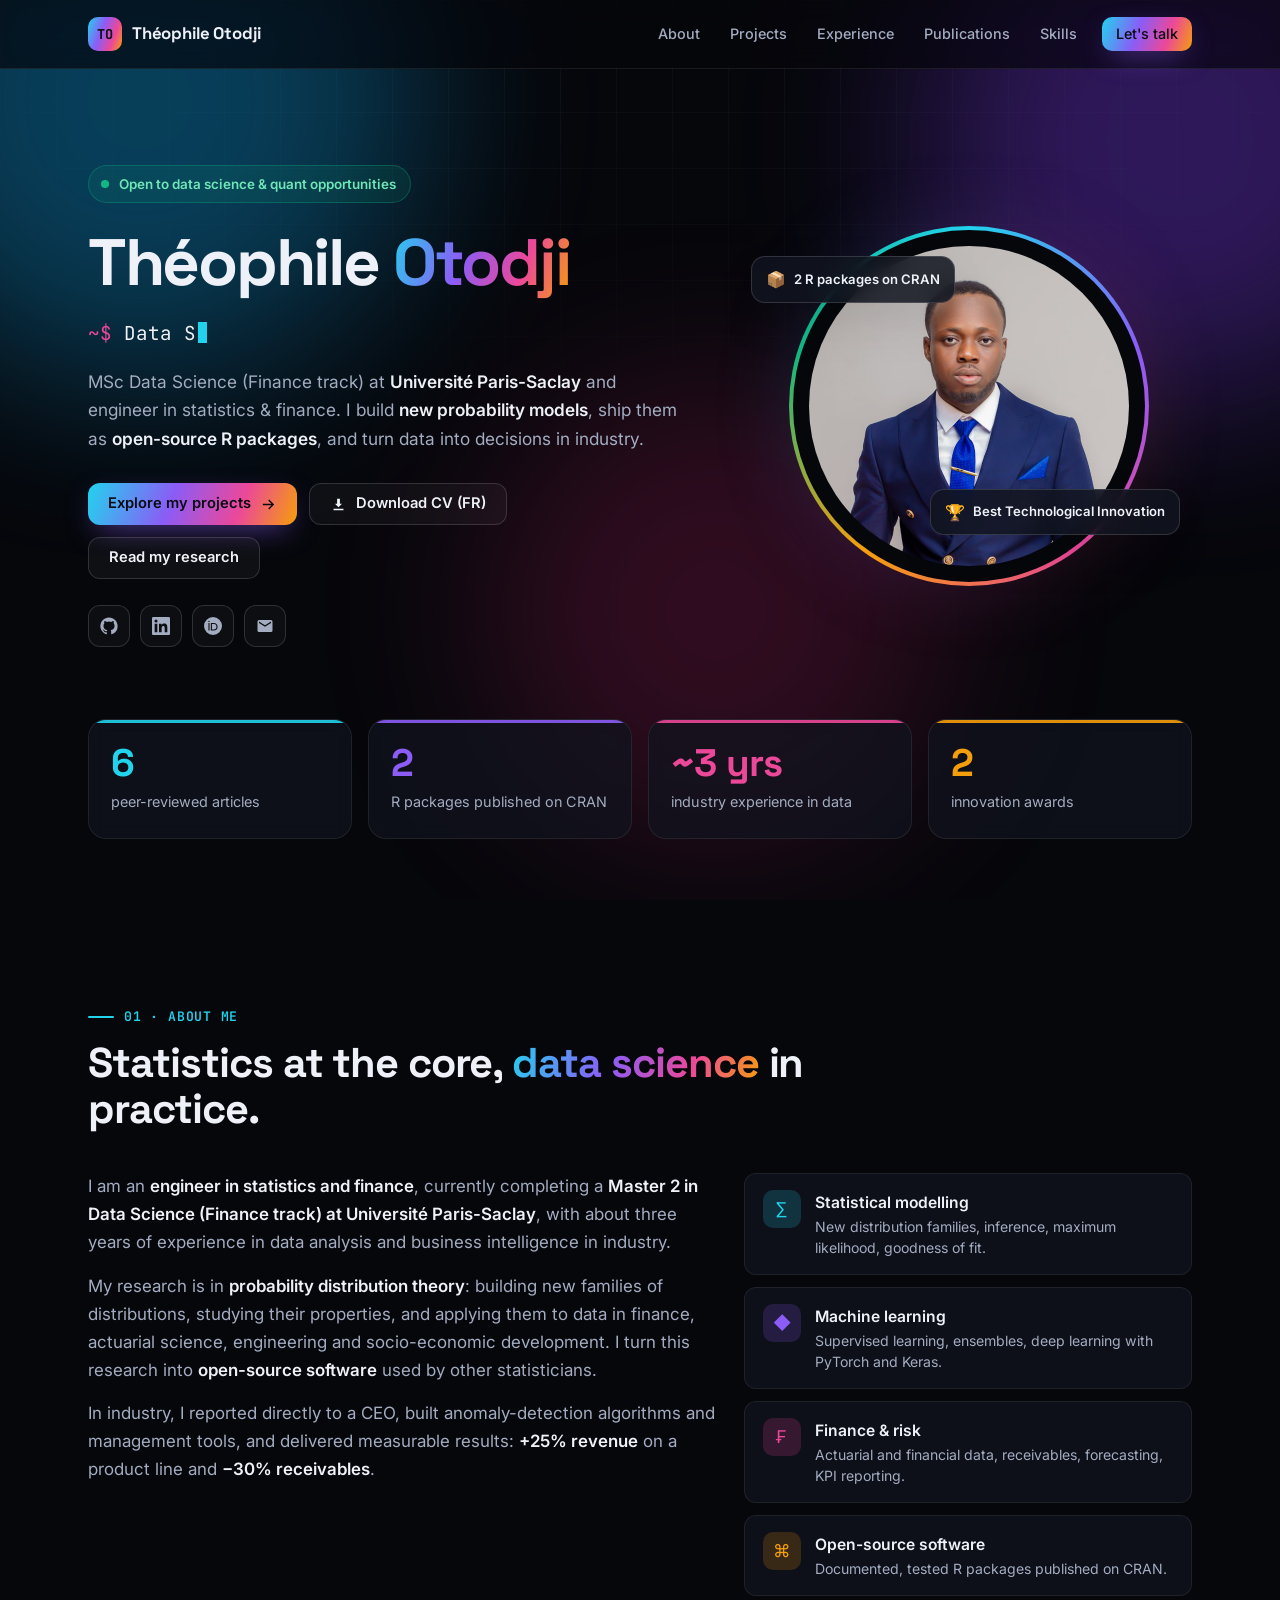
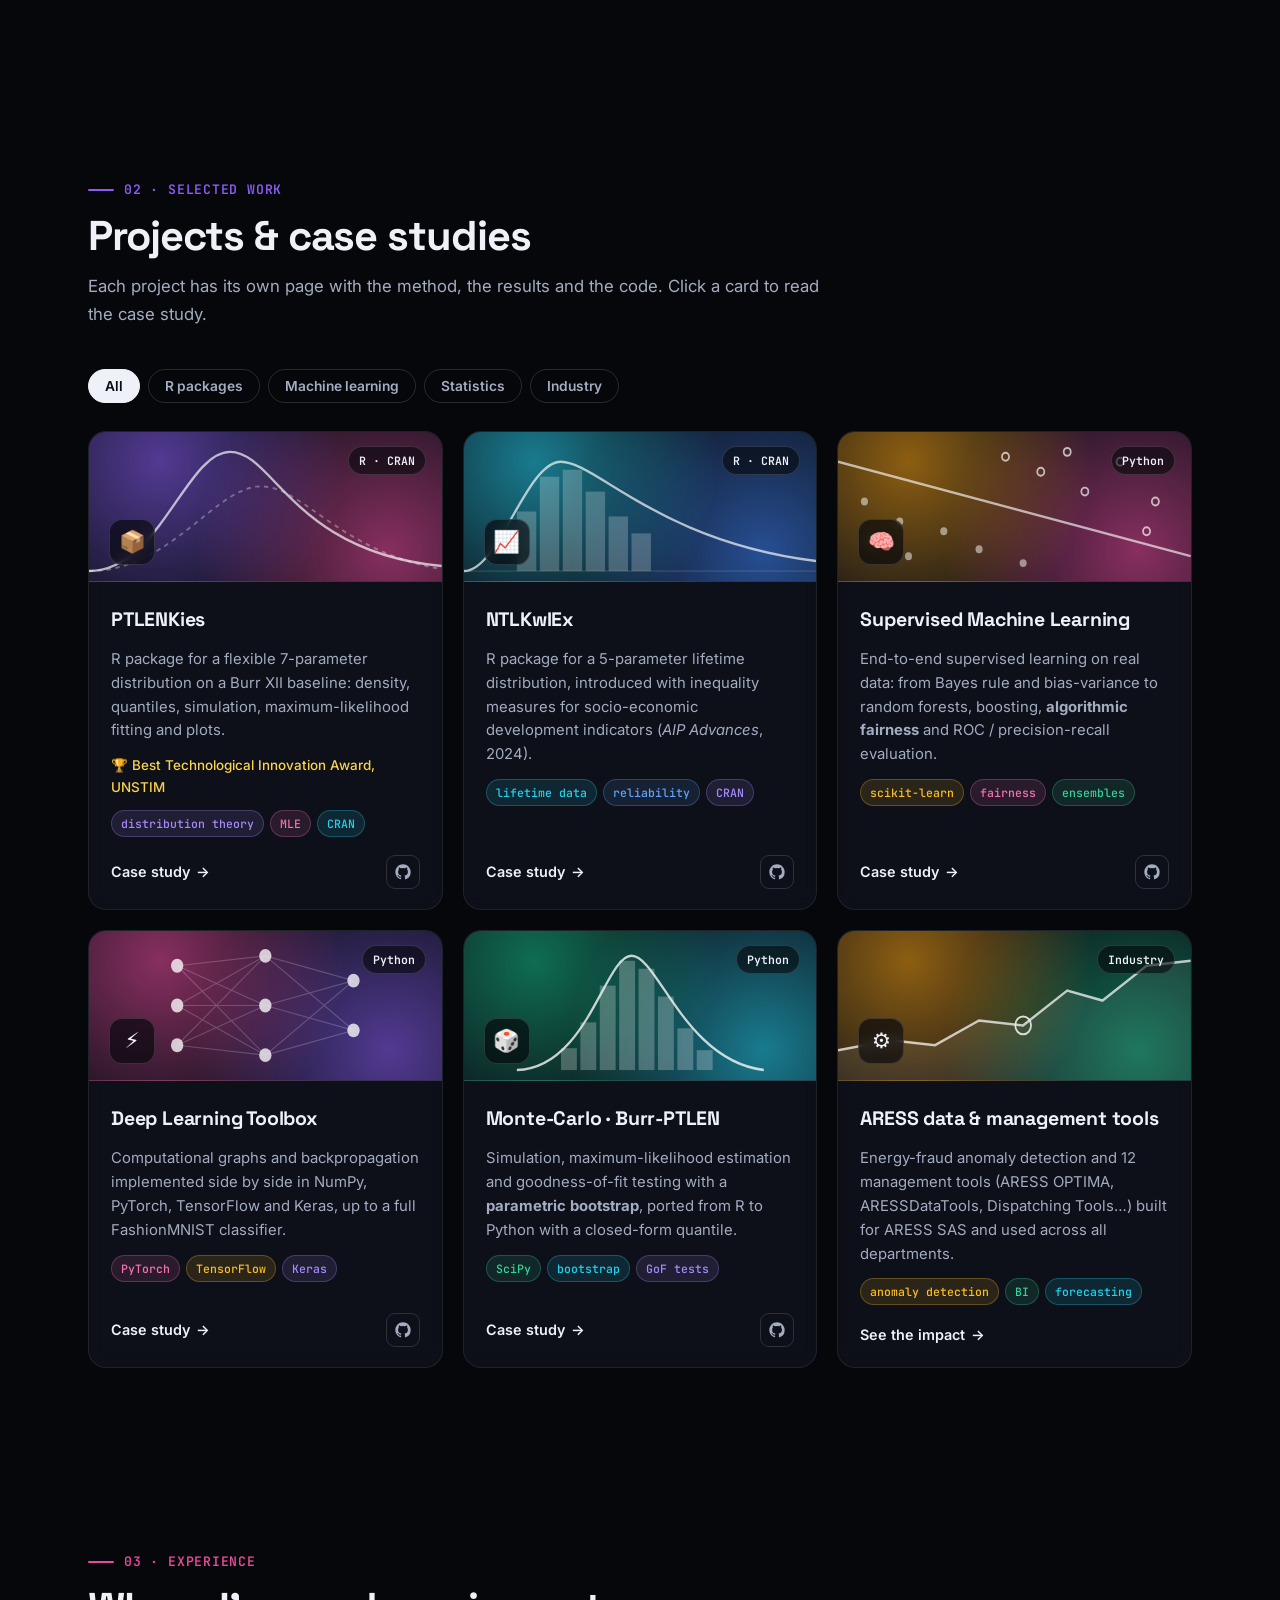
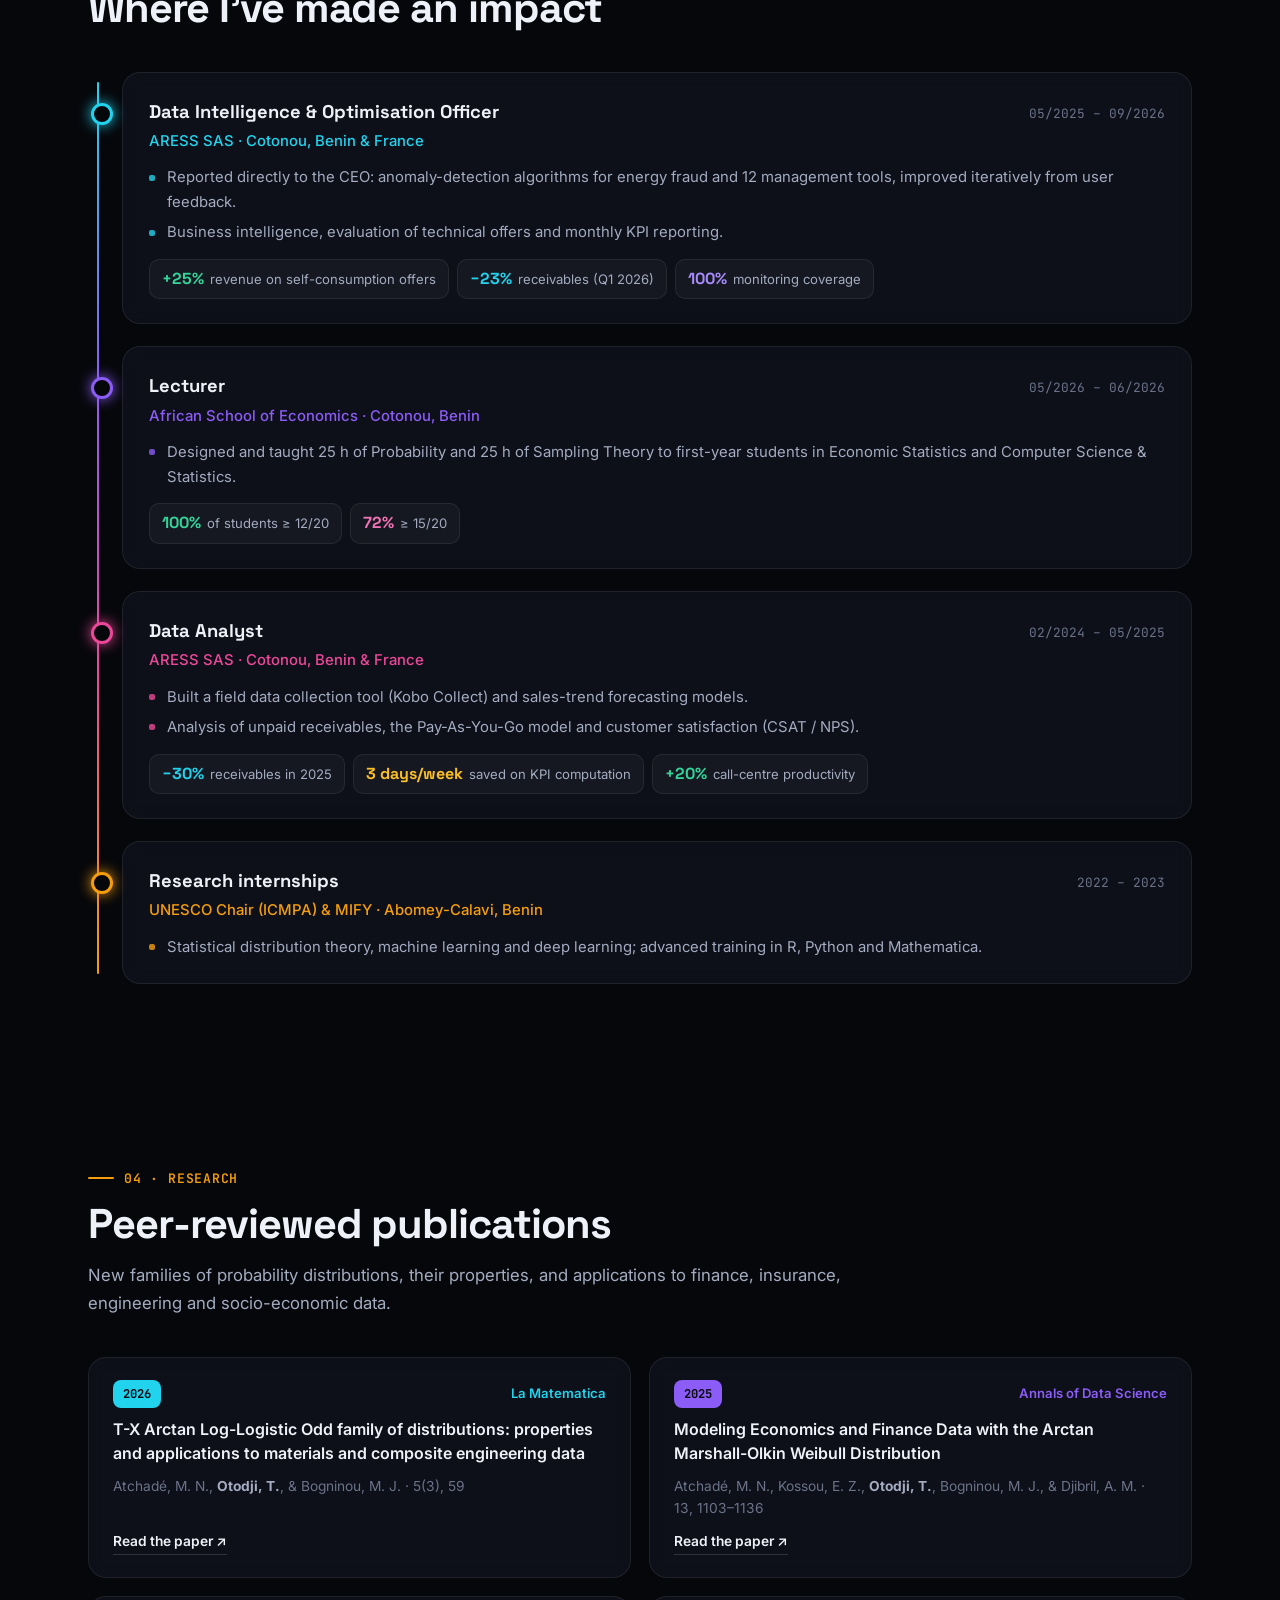
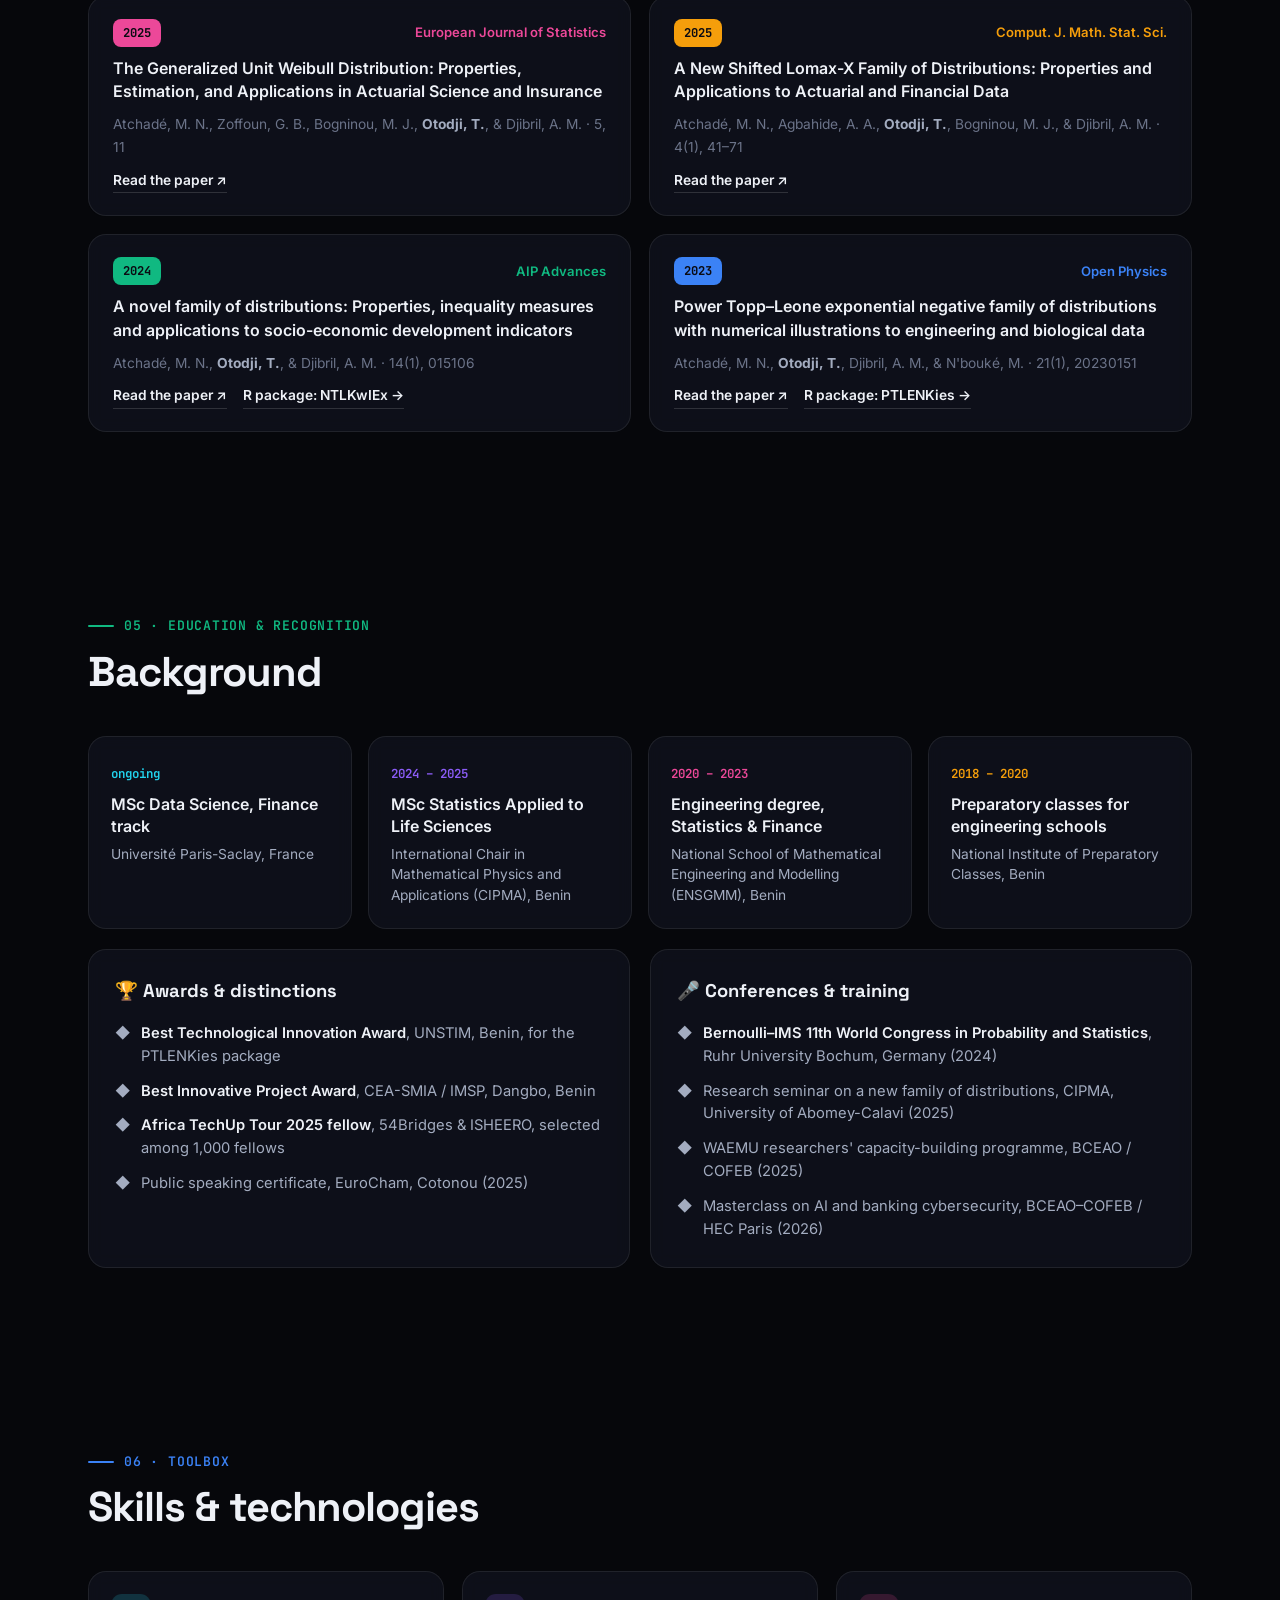
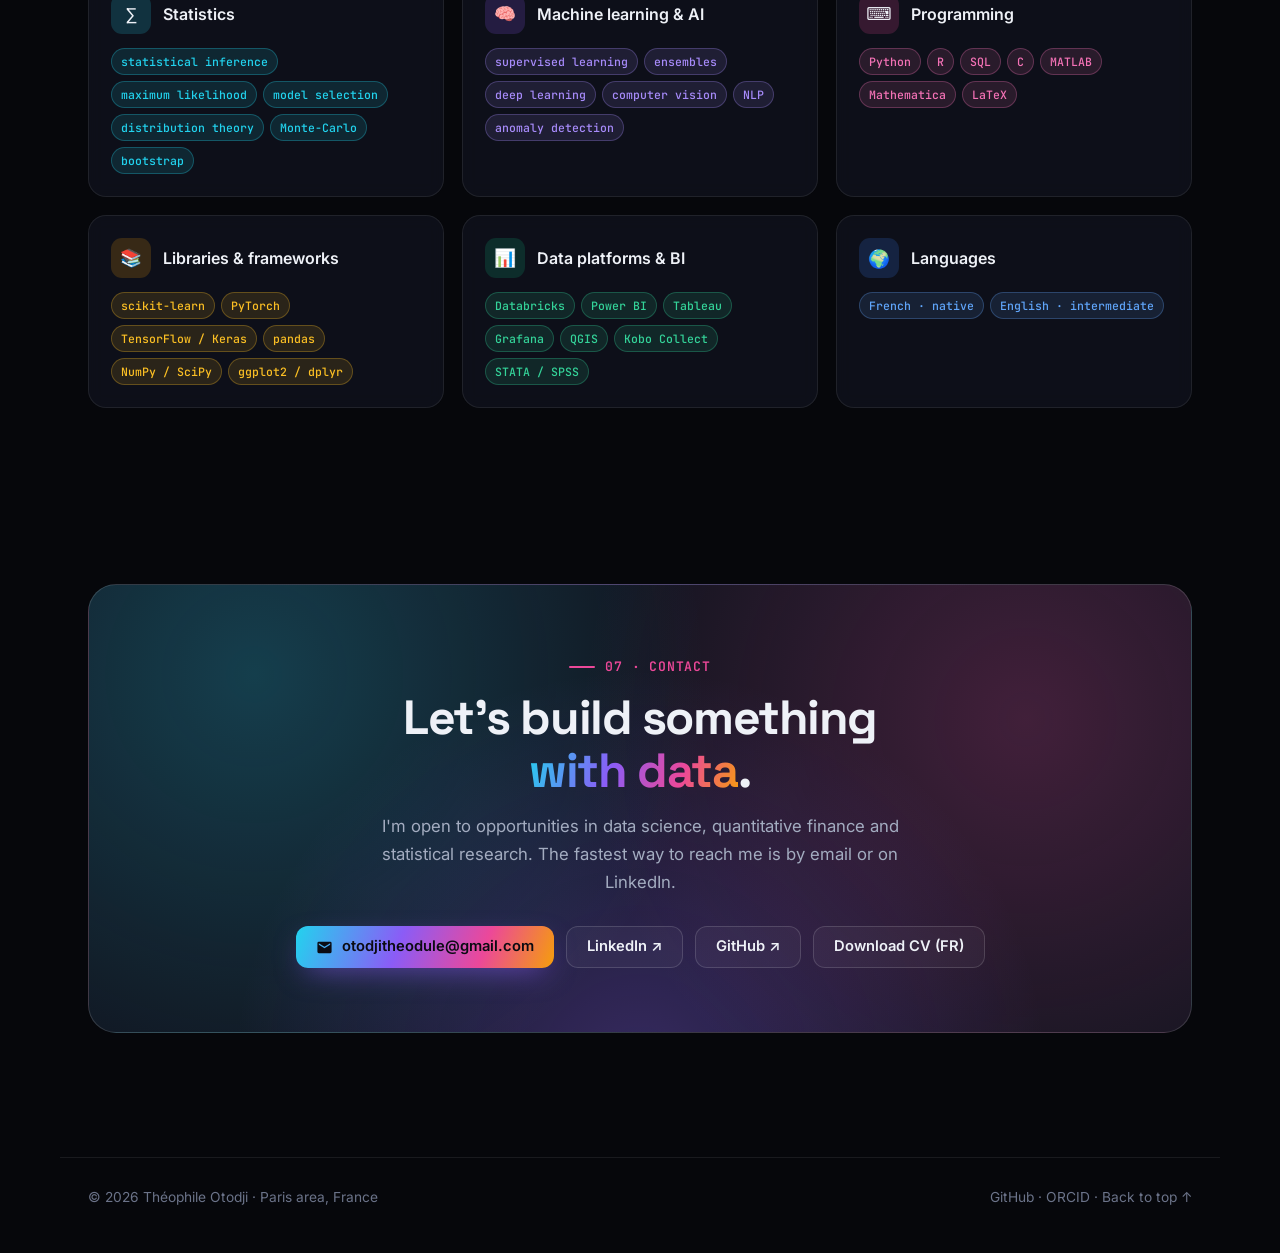
<file: index.html>
<!doctype html>
<html lang="en">
<head>
<meta charset="utf-8">
<meta name="viewport" content="width=device-width, initial-scale=1">
<title>Théophile Otodji · Data Science & Statistics</title>
<meta name="description" content="Théophile Otodji: data scientist and statistician. MSc Data Science (Finance) at Université Paris-Saclay, author of 2 CRAN packages and 6 peer-reviewed articles in probability distribution theory.">
<meta name="theme-color" content="#06070b">
<meta property="og:title" content="Théophile Otodji · Data Science & Statistics">
<meta property="og:description" content="Data science, machine learning and probability distribution theory. 2 CRAN packages, 6 peer-reviewed articles.">
<meta property="og:image" content="https://otodji.github.io/assets/img/og-image.jpg">
<meta property="og:url" content="https://otodji.github.io/">
<meta property="og:type" content="website">
<link rel="icon" href="assets/img/favicon.svg" type="image/svg+xml">
<link rel="preconnect" href="https://fonts.googleapis.com">
<link rel="preconnect" href="https://fonts.gstatic.com" crossorigin>
<link href="https://fonts.googleapis.com/css2?family=Inter:wght@400;500;600;700&family=JetBrains+Mono:wght@400;500;600;700&family=Space+Grotesk:wght@500;600;700&display=swap" rel="stylesheet">
<link rel="stylesheet" href="assets/css/style.css">
</head>
<body>

<div class="bg-fx" aria-hidden="true"><div class="grid"></div><div class="blob b1"></div><div class="blob b2"></div><div class="blob b3"></div></div>

<nav class="nav">
  <div class="wrap">
    <a class="logo" href="#top"><span class="logo-mark">TO</span>Théophile Otodji</a>
    <button class="menu-btn" aria-label="Open menu" aria-expanded="false">
      <svg viewBox="0 0 24 24" fill="none" stroke="currentColor" stroke-width="2" stroke-linecap="round"><path d="M4 7h16M4 12h16M4 17h16"/></svg>
    </button>
    <ul class="nav-links">
      <li><a href="#about">About</a></li>
      <li><a href="#projects">Projects</a></li>
      <li><a href="#experience">Experience</a></li>
      <li><a href="#publications">Publications</a></li>
      <li><a href="#skills">Skills</a></li>
      <li class="nav-cta"><a class="btn btn-primary btn-sm" href="#contact">Let's talk</a></li>
    </ul>
  </div>
</nav>

<!-- ================= HERO ================= -->
<header class="hero" id="top">
  <div class="wrap">
    <div class="hero-grid">
      <div>
        <span class="status"><span class="dot"></span>Open to data science & quant opportunities</span>
        <h1>Théophile <span class="grad-text">Otodji</span></h1>
        <p class="roles"><span class="prompt">~$</span> <span class="typed" data-roles='["Data Scientist","Statistician","R package author","Machine Learning practitioner","Researcher in distribution theory"]'></span><span class="caret"></span></p>
        <p class="intro">MSc Data Science (Finance track) at <strong>Université Paris-Saclay</strong> and engineer in
          statistics & finance. I build <strong>new probability models</strong>, ship them as
          <strong>open-source R packages</strong>, and turn data into decisions in industry.</p>
        <div class="btns">
          <a class="btn btn-primary" href="#projects">Explore my projects
            <svg viewBox="0 0 24 24"><path d="M13 5l7 7-7 7-1.4-1.4 4.6-4.6H4v-2h12.2l-4.6-4.6L13 5z"/></svg></a>
          <a class="btn" href="cv.pdf" download data-cv hidden>
            <svg viewBox="0 0 24 24"><path d="M12 16l-5-5h3V4h4v7h3l-5 5zm-7 2h14v2H5v-2z"/></svg>Download CV (FR)</a>
          <a class="btn" href="#publications">Read my research</a>
        </div>
        <div class="socials">
          <a class="social" href="https://github.com/Otodji" target="_blank" rel="noopener" aria-label="GitHub"><svg viewBox="0 0 24 24"><path d="M12 .5C5.65.5.5 5.65.5 12c0 5.08 3.29 9.39 7.86 10.91.58.1.79-.25.79-.56v-2c-3.2.7-3.87-1.37-3.87-1.37-.52-1.33-1.28-1.69-1.28-1.69-1.04-.71.08-.7.08-.7 1.15.08 1.76 1.18 1.76 1.18 1.03 1.76 2.69 1.25 3.35.96.1-.75.4-1.25.73-1.54-2.55-.29-5.24-1.28-5.24-5.69 0-1.26.45-2.29 1.18-3.1-.12-.29-.51-1.46.11-3.05 0 0 .97-.31 3.17 1.18a11 11 0 015.77 0c2.2-1.49 3.17-1.18 3.17-1.18.63 1.59.23 2.76.11 3.05.74.81 1.18 1.84 1.18 3.1 0 4.42-2.69 5.39-5.26 5.68.41.36.78 1.06.78 2.14v3.17c0 .31.21.67.8.56A11.51 11.51 0 0023.5 12C23.5 5.65 18.35.5 12 .5z"/></svg></a>
          <a class="social" href="https://www.linkedin.com/in/th%C3%A9ophile-otodji-3abba8293" target="_blank" rel="noopener" aria-label="LinkedIn"><svg viewBox="0 0 24 24"><path d="M20.45 20.45h-3.56v-5.57c0-1.33-.02-3.04-1.85-3.04-1.85 0-2.14 1.45-2.14 2.94v5.67H9.35V9h3.41v1.56h.05c.48-.9 1.64-1.85 3.37-1.85 3.6 0 4.27 2.37 4.27 5.46v6.28zM5.34 7.43a2.06 2.06 0 110-4.13 2.06 2.06 0 010 4.13zM7.12 20.45H3.56V9h3.56v11.45zM22.22 0H1.77C.79 0 0 .77 0 1.73v20.54C0 23.23.79 24 1.77 24h20.45c.98 0 1.78-.77 1.78-1.73V1.73C24 .77 23.2 0 22.22 0z"/></svg></a>
          <a class="social" href="https://orcid.org/0009-0003-0389-9007" target="_blank" rel="noopener" aria-label="ORCID"><svg viewBox="0 0 24 24"><path d="M12 0a12 12 0 100 24 12 12 0 000-24zM7.37 18.13H5.92V8.06h1.45v10.07zM6.64 6.83a.95.95 0 110-1.9.95.95 0 010 1.9zm11.52 6.21c0 2.84-1.79 5.09-5.18 5.09H9.12V8.06h3.86c3.47 0 5.18 2.4 5.18 4.98zm-1.48 0c0-1.92-1.03-3.65-3.62-3.65h-2.49v7.33h2.4c2.57 0 3.71-1.71 3.71-3.68z"/></svg></a>
          <a class="social" href="mailto:otodjitheodule@gmail.com" aria-label="Email"><svg viewBox="0 0 24 24"><path d="M20 4H4a2 2 0 00-2 2v12a2 2 0 002 2h16a2 2 0 002-2V6a2 2 0 00-2-2zm0 4l-8 5-8-5V6l8 5 8-5v2z"/></svg></a>
        </div>
      </div>

      <div class="portrait">
        <div class="glow"></div>
        <div class="ring"></div>
        <img src="assets/img/portrait.jpg" alt="Portrait of Théophile Otodji" width="340" height="340">
        <div class="float-chip c1"><i>📦</i>2 R packages on CRAN</div>
        <div class="float-chip c2"><i>🏆</i>Best Technological Innovation</div>
      </div>
    </div>

    <div class="stats reveal">
      <div class="stat" style="--c: var(--cyan)"><b data-count="6">6</b><span>peer-reviewed articles</span></div>
      <div class="stat" style="--c: var(--violet)"><b data-count="2">2</b><span>R packages published on CRAN</span></div>
      <div class="stat" style="--c: var(--pink)"><b data-count="3" data-prefix="~" data-suffix=" yrs">~3 yrs</b><span>industry experience in data</span></div>
      <div class="stat" style="--c: var(--amber)"><b data-count="2">2</b><span>innovation awards</span></div>
    </div>
  </div>
</header>

<main>

<!-- ================= ABOUT ================= -->
<section id="about">
  <div class="wrap">
    <div class="sec-head reveal">
      <span class="kicker" style="--k: var(--cyan)">01 · About me</span>
      <h2>Statistics at the core, <span class="grad-text">data science</span> in practice.</h2>
    </div>
    <div class="about-grid">
      <div class="about-text reveal">
        <p>I am an <strong>engineer in statistics and finance</strong>, currently completing a
          <strong>Master 2 in Data Science (Finance track) at Université Paris-Saclay</strong>, with about
          three years of experience in data analysis and business intelligence in industry.</p>
        <p>My research is in <strong>probability distribution theory</strong>: building new families of
          distributions, studying their properties, and applying them to data in finance, actuarial science,
          engineering and socio-economic development. I turn this research into <strong>open-source software</strong>
          used by other statisticians.</p>
        <p>In industry, I reported directly to a CEO, built anomaly-detection algorithms and management tools,
          and delivered measurable results: <strong>+25% revenue</strong> on a product line and
          <strong>−30% receivables</strong>.</p>
      </div>
      <div class="focus reveal">
        <div class="focus-item" style="--c: var(--cyan)"><span class="ic">∑</span><div><h3>Statistical modelling</h3><p>New distribution families, inference, maximum likelihood, goodness of fit.</p></div></div>
        <div class="focus-item" style="--c: var(--violet)"><span class="ic">◆</span><div><h3>Machine learning</h3><p>Supervised learning, ensembles, deep learning with PyTorch and Keras.</p></div></div>
        <div class="focus-item" style="--c: var(--pink)"><span class="ic">₣</span><div><h3>Finance & risk</h3><p>Actuarial and financial data, receivables, forecasting, KPI reporting.</p></div></div>
        <div class="focus-item" style="--c: var(--amber)"><span class="ic">⌘</span><div><h3>Open-source software</h3><p>Documented, tested R packages published on CRAN.</p></div></div>
      </div>
    </div>
  </div>
</section>

<!-- ================= PROJECTS ================= -->
<section id="projects">
  <div class="wrap">
    <div class="sec-head reveal">
      <span class="kicker" style="--k: var(--violet)">02 · Selected work</span>
      <h2>Projects & case studies</h2>
      <p>Each project has its own page with the method, the results and the code. Click a card to read the case study.</p>
    </div>

    <div class="filters reveal" role="group" aria-label="Filter projects">
      <button class="filter on" data-filter="all">All</button>
      <button class="filter" data-filter="r">R packages</button>
      <button class="filter" data-filter="ml">Machine learning</button>
      <button class="filter" data-filter="stats">Statistics</button>
      <button class="filter" data-filter="industry">Industry</button>
    </div>

    <div class="projects">
      <!-- PTLENKies -->
      <article class="project gcard reveal" data-cat="r stats" style="--c1:#8b5cf6; --c2:#ec4899">
        <div class="cover">
          <svg class="art" viewBox="0 0 400 150" preserveAspectRatio="none" aria-hidden="true">
            <path d="M0 140 C 80 140, 110 20, 160 20 S 230 120, 400 135" fill="none" stroke="#fff" stroke-opacity=".75" stroke-width="2.5"/>
            <path d="M0 140 C 90 140, 140 60, 190 55 S 280 120, 400 138" fill="none" stroke="#fff" stroke-opacity=".35" stroke-width="2" stroke-dasharray="5 5"/>
          </svg>
          <span class="emoji">📦</span><span class="lang">R · CRAN</span>
        </div>
        <div class="body">
          <h3><a class="stretched" href="projects/ptlenkies.html">PTLENKies</a></h3>
          <p>R package for a flexible 7-parameter distribution on a Burr XII baseline: density, quantiles,
            simulation, maximum-likelihood fitting and plots.</p>
          <p class="award">🏆 Best Technological Innovation Award, UNSTIM</p>
          <div class="tags"><span class="tag" style="--tc:#a78bfa">distribution theory</span><span class="tag" style="--tc:#f472b6">MLE</span><span class="tag" style="--tc:#22d3ee">CRAN</span></div>
          <div class="foot">
            <span class="more">Case study <span class="arr">→</span></span>
            <span class="ext"><a class="icon-btn" href="https://github.com/Otodji/PTLENKies" target="_blank" rel="noopener" aria-label="PTLENKies on GitHub"><svg viewBox="0 0 24 24"><path d="M12 .5C5.65.5.5 5.65.5 12c0 5.08 3.29 9.39 7.86 10.91.58.1.79-.25.79-.56v-2c-3.2.7-3.87-1.37-3.87-1.37-.52-1.33-1.28-1.69-1.28-1.69-1.04-.71.08-.7.08-.7 1.15.08 1.76 1.18 1.76 1.18 1.03 1.76 2.69 1.25 3.35.96.1-.75.4-1.25.73-1.54-2.55-.29-5.24-1.28-5.24-5.69 0-1.26.45-2.29 1.18-3.1-.12-.29-.51-1.46.11-3.05 0 0 .97-.31 3.17 1.18a11 11 0 015.77 0c2.2-1.49 3.17-1.18 3.17-1.18.63 1.59.23 2.76.11 3.05.74.81 1.18 1.84 1.18 3.1 0 4.42-2.69 5.39-5.26 5.68.41.36.78 1.06.78 2.14v3.17c0 .31.21.67.8.56A11.51 11.51 0 0023.5 12C23.5 5.65 18.35.5 12 .5z"/></svg></a></span>
          </div>
        </div>
      </article>

      <!-- NTLKwIEx -->
      <article class="project gcard reveal" data-cat="r stats" style="--c1:#22d3ee; --c2:#3b82f6">
        <div class="cover">
          <svg class="art" viewBox="0 0 400 150" preserveAspectRatio="none" aria-hidden="true">
            <path d="M0 140 C 40 140, 70 30, 110 30 S 220 110, 400 130" fill="none" stroke="#fff" stroke-opacity=".75" stroke-width="2.5"/>
            <path d="M0 140 L 400 140" stroke="#fff" stroke-opacity=".2"/>
            <g fill="#fff" fill-opacity=".25"><rect x="60" y="80" width="22" height="60"/><rect x="86" y="45" width="22" height="95"/><rect x="112" y="38" width="22" height="102"/><rect x="138" y="60" width="22" height="80"/><rect x="164" y="85" width="22" height="55"/><rect x="190" y="102" width="22" height="38"/></g>
          </svg>
          <span class="emoji">📈</span><span class="lang">R · CRAN</span>
        </div>
        <div class="body">
          <h3><a class="stretched" href="projects/ntlkwiex.html">NTLKwIEx</a></h3>
          <p>R package for a 5-parameter lifetime distribution, introduced with inequality measures for
            socio-economic development indicators (<em>AIP Advances</em>, 2024).</p>
          <div class="tags"><span class="tag" style="--tc:#22d3ee">lifetime data</span><span class="tag" style="--tc:#60a5fa">reliability</span><span class="tag" style="--tc:#a78bfa">CRAN</span></div>
          <div class="foot">
            <span class="more">Case study <span class="arr">→</span></span>
            <span class="ext"><a class="icon-btn" href="https://github.com/Otodji/NTLKwIEx" target="_blank" rel="noopener" aria-label="NTLKwIEx on GitHub"><svg viewBox="0 0 24 24"><path d="M12 .5C5.65.5.5 5.65.5 12c0 5.08 3.29 9.39 7.86 10.91.58.1.79-.25.79-.56v-2c-3.2.7-3.87-1.37-3.87-1.37-.52-1.33-1.28-1.69-1.28-1.69-1.04-.71.08-.7.08-.7 1.15.08 1.76 1.18 1.76 1.18 1.03 1.76 2.69 1.25 3.35.96.1-.75.4-1.25.73-1.54-2.55-.29-5.24-1.28-5.24-5.69 0-1.26.45-2.29 1.18-3.1-.12-.29-.51-1.46.11-3.05 0 0 .97-.31 3.17 1.18a11 11 0 015.77 0c2.2-1.49 3.17-1.18 3.17-1.18.63 1.59.23 2.76.11 3.05.74.81 1.18 1.84 1.18 3.1 0 4.42-2.69 5.39-5.26 5.68.41.36.78 1.06.78 2.14v3.17c0 .31.21.67.8.56A11.51 11.51 0 0023.5 12C23.5 5.65 18.35.5 12 .5z"/></svg></a></span>
          </div>
        </div>
      </article>

      <!-- Machine learning -->
      <article class="project gcard reveal" data-cat="ml" style="--c1:#f59e0b; --c2:#ec4899">
        <div class="cover">
          <svg class="art" viewBox="0 0 400 150" preserveAspectRatio="none" aria-hidden="true">
            <path d="M0 30 L 400 125" stroke="#fff" stroke-opacity=".7" stroke-width="2.5"/>
            <g fill="#fff" fill-opacity=".55"><circle cx="40" cy="110" r="4"/><circle cx="80" cy="125" r="4"/><circle cx="120" cy="100" r="4"/><circle cx="70" cy="90" r="4"/><circle cx="160" cy="118" r="4"/><circle cx="210" cy="132" r="4"/><circle cx="30" cy="70" r="4"/></g>
            <g fill="none" stroke="#fff" stroke-opacity=".75" stroke-width="2"><circle cx="230" cy="40" r="4"/><circle cx="280" cy="60" r="4"/><circle cx="320" cy="30" r="4"/><circle cx="360" cy="70" r="4"/><circle cx="260" cy="20" r="4"/><circle cx="190" cy="25" r="4"/><circle cx="350" cy="100" r="4"/></g>
          </svg>
          <span class="emoji">🧠</span><span class="lang">Python</span>
        </div>
        <div class="body">
          <h3><a class="stretched" href="projects/machine-learning.html">Supervised Machine Learning</a></h3>
          <p>End-to-end supervised learning on real data: from Bayes rule and bias-variance to random forests,
            boosting, <strong>algorithmic fairness</strong> and ROC / precision-recall evaluation.</p>
          <div class="tags"><span class="tag" style="--tc:#fbbf24">scikit-learn</span><span class="tag" style="--tc:#f472b6">fairness</span><span class="tag" style="--tc:#34d399">ensembles</span></div>
          <div class="foot">
            <span class="more">Case study <span class="arr">→</span></span>
            <span class="ext"><a class="icon-btn" href="https://github.com/Otodji/TP_Machine_Learning" target="_blank" rel="noopener" aria-label="Machine learning project on GitHub"><svg viewBox="0 0 24 24"><path d="M12 .5C5.65.5.5 5.65.5 12c0 5.08 3.29 9.39 7.86 10.91.58.1.79-.25.79-.56v-2c-3.2.7-3.87-1.37-3.87-1.37-.52-1.33-1.28-1.69-1.28-1.69-1.04-.71.08-.7.08-.7 1.15.08 1.76 1.18 1.76 1.18 1.03 1.76 2.69 1.25 3.35.96.1-.75.4-1.25.73-1.54-2.55-.29-5.24-1.28-5.24-5.69 0-1.26.45-2.29 1.18-3.1-.12-.29-.51-1.46.11-3.05 0 0 .97-.31 3.17 1.18a11 11 0 015.77 0c2.2-1.49 3.17-1.18 3.17-1.18.63 1.59.23 2.76.11 3.05.74.81 1.18 1.84 1.18 3.1 0 4.42-2.69 5.39-5.26 5.68.41.36.78 1.06.78 2.14v3.17c0 .31.21.67.8.56A11.51 11.51 0 0023.5 12C23.5 5.65 18.35.5 12 .5z"/></svg></a></span>
          </div>
        </div>
      </article>

      <!-- Deep learning -->
      <article class="project gcard reveal" data-cat="ml" style="--c1:#ec4899; --c2:#8b5cf6">
        <div class="cover">
          <svg class="art" viewBox="0 0 400 150" preserveAspectRatio="none" aria-hidden="true">
            <g stroke="#fff" stroke-opacity=".22" stroke-width="1.2">
              <path d="M100 35L200 25M100 35L200 75M100 35L200 125M100 75L200 25M100 75L200 75M100 75L200 125M100 115L200 25M100 115L200 75M100 115L200 125M200 25L300 50M200 75L300 50M200 125L300 50M200 25L300 100M200 75L300 100M200 125L300 100"/>
            </g>
            <g fill="#fff" fill-opacity=".85"><circle cx="100" cy="35" r="7"/><circle cx="100" cy="75" r="7"/><circle cx="100" cy="115" r="7"/><circle cx="200" cy="25" r="7"/><circle cx="200" cy="75" r="7"/><circle cx="200" cy="125" r="7"/><circle cx="300" cy="50" r="7"/><circle cx="300" cy="100" r="7"/></g>
          </svg>
          <span class="emoji">⚡</span><span class="lang">Python</span>
        </div>
        <div class="body">
          <h3><a class="stretched" href="projects/deep-learning.html">Deep Learning Toolbox</a></h3>
          <p>Computational graphs and backpropagation implemented side by side in NumPy, PyTorch,
            TensorFlow and Keras, up to a full FashionMNIST classifier.</p>
          <div class="tags"><span class="tag" style="--tc:#f472b6">PyTorch</span><span class="tag" style="--tc:#fbbf24">TensorFlow</span><span class="tag" style="--tc:#a78bfa">Keras</span></div>
          <div class="foot">
            <span class="more">Case study <span class="arr">→</span></span>
            <span class="ext"><a class="icon-btn" href="https://github.com/Otodji/tp-deep-learning" target="_blank" rel="noopener" aria-label="Deep learning project on GitHub"><svg viewBox="0 0 24 24"><path d="M12 .5C5.65.5.5 5.65.5 12c0 5.08 3.29 9.39 7.86 10.91.58.1.79-.25.79-.56v-2c-3.2.7-3.87-1.37-3.87-1.37-.52-1.33-1.28-1.69-1.28-1.69-1.04-.71.08-.7.08-.7 1.15.08 1.76 1.18 1.76 1.18 1.03 1.76 2.69 1.25 3.35.96.1-.75.4-1.25.73-1.54-2.55-.29-5.24-1.28-5.24-5.69 0-1.26.45-2.29 1.18-3.1-.12-.29-.51-1.46.11-3.05 0 0 .97-.31 3.17 1.18a11 11 0 015.77 0c2.2-1.49 3.17-1.18 3.17-1.18.63 1.59.23 2.76.11 3.05.74.81 1.18 1.84 1.18 3.1 0 4.42-2.69 5.39-5.26 5.68.41.36.78 1.06.78 2.14v3.17c0 .31.21.67.8.56A11.51 11.51 0 0023.5 12C23.5 5.65 18.35.5 12 .5z"/></svg></a></span>
          </div>
        </div>
      </article>

      <!-- Monte-Carlo -->
      <article class="project gcard reveal" data-cat="stats" style="--c1:#10b981; --c2:#22d3ee">
        <div class="cover">
          <svg class="art" viewBox="0 0 400 150" preserveAspectRatio="none" aria-hidden="true">
            <g fill="#fff" fill-opacity=".28"><rect x="110" y="118" width="18" height="22"/><rect x="132" y="92" width="18" height="48"/><rect x="154" y="55" width="18" height="85"/><rect x="176" y="30" width="18" height="110"/><rect x="198" y="38" width="18" height="102"/><rect x="220" y="66" width="18" height="74"/><rect x="242" y="98" width="18" height="42"/><rect x="264" y="120" width="18" height="20"/></g>
            <path d="M60 140 C 140 138, 160 25, 190 25 S 250 130, 340 140" fill="none" stroke="#fff" stroke-opacity=".85" stroke-width="2.5"/>
          </svg>
          <span class="emoji">🎲</span><span class="lang">Python</span>
        </div>
        <div class="body">
          <h3><a class="stretched" href="projects/monte-carlo-burr.html">Monte-Carlo · Burr-PTLEN</a></h3>
          <p>Simulation, maximum-likelihood estimation and goodness-of-fit testing with a
            <strong>parametric bootstrap</strong>, ported from R to Python with a closed-form quantile.</p>
          <div class="tags"><span class="tag" style="--tc:#34d399">SciPy</span><span class="tag" style="--tc:#22d3ee">bootstrap</span><span class="tag" style="--tc:#a78bfa">GoF tests</span></div>
          <div class="foot">
            <span class="more">Case study <span class="arr">→</span></span>
            <span class="ext"><a class="icon-btn" href="https://github.com/Otodji/Simulation_Monte_Carlo_PTLENKies" target="_blank" rel="noopener" aria-label="Monte-Carlo project on GitHub"><svg viewBox="0 0 24 24"><path d="M12 .5C5.65.5.5 5.65.5 12c0 5.08 3.29 9.39 7.86 10.91.58.1.79-.25.79-.56v-2c-3.2.7-3.87-1.37-3.87-1.37-.52-1.33-1.28-1.69-1.28-1.69-1.04-.71.08-.7.08-.7 1.15.08 1.76 1.18 1.76 1.18 1.03 1.76 2.69 1.25 3.35.96.1-.75.4-1.25.73-1.54-2.55-.29-5.24-1.28-5.24-5.69 0-1.26.45-2.29 1.18-3.1-.12-.29-.51-1.46.11-3.05 0 0 .97-.31 3.17 1.18a11 11 0 015.77 0c2.2-1.49 3.17-1.18 3.17-1.18.63 1.59.23 2.76.11 3.05.74.81 1.18 1.84 1.18 3.1 0 4.42-2.69 5.39-5.26 5.68.41.36.78 1.06.78 2.14v3.17c0 .31.21.67.8.56A11.51 11.51 0 0023.5 12C23.5 5.65 18.35.5 12 .5z"/></svg></a></span>
          </div>
        </div>
      </article>

      <!-- Industry -->
      <article class="project gcard reveal" data-cat="industry" style="--c1:#f59e0b; --c2:#10b981">
        <div class="cover">
          <svg class="art" viewBox="0 0 400 150" preserveAspectRatio="none" aria-hidden="true">
            <path d="M0 120 L 60 110 L 110 115 L 160 90 L 210 95 L 260 60 L 300 70 L 350 35 L 400 30" fill="none" stroke="#fff" stroke-opacity=".8" stroke-width="2.5"/>
            <circle cx="210" cy="95" r="9" fill="none" stroke="#fff" stroke-opacity=".9" stroke-width="2"/>
            <path d="M0 120 L 60 110 L 110 115 L 160 90 L 210 95 L 260 60 L 300 70 L 350 35 L 400 30 L 400 150 L 0 150Z" fill="#fff" fill-opacity=".08"/>
          </svg>
          <span class="emoji">⚙️</span><span class="lang">Industry</span>
        </div>
        <div class="body">
          <h3>ARESS data & management tools</h3>
          <p>Energy-fraud anomaly detection and 12 management tools (ARESS OPTIMA, ARESSDataTools, Dispatching
            Tools…) built for ARESS SAS and used across all departments.</p>
          <div class="tags"><span class="tag" style="--tc:#fbbf24">anomaly detection</span><span class="tag" style="--tc:#34d399">BI</span><span class="tag" style="--tc:#22d3ee">forecasting</span></div>
          <div class="foot"><a class="more" href="#experience" style="position:relative; z-index:2">See the impact <span class="arr">→</span></a></div>
        </div>
      </article>
    </div>
  </div>
</section>

<!-- ================= EXPERIENCE ================= -->
<section id="experience">
  <div class="wrap">
    <div class="sec-head reveal">
      <span class="kicker" style="--k: var(--pink)">03 · Experience</span>
      <h2>Where I've made an impact</h2>
    </div>
    <div class="timeline">
      <div class="job gcard reveal" style="--c1:#22d3ee; --c2:#8b5cf6">
        <div class="job-head"><h3>Data Intelligence & Optimisation Officer</h3><span class="when">05/2025 – 09/2026</span></div>
        <p class="org">ARESS SAS · Cotonou, Benin & France</p>
        <ul>
          <li>Reported directly to the CEO: anomaly-detection algorithms for energy fraud and 12 management tools, improved iteratively from user feedback.</li>
          <li>Business intelligence, evaluation of technical offers and monthly KPI reporting.</li>
        </ul>
        <div class="kpis">
          <span class="kpi"><b style="--kc:#34d399">+25%</b> revenue on self-consumption offers</span>
          <span class="kpi"><b style="--kc:#22d3ee">−23%</b> receivables (Q1 2026)</span>
          <span class="kpi"><b style="--kc:#a78bfa">100%</b> monitoring coverage</span>
        </div>
      </div>
      <div class="job gcard reveal" style="--c1:#8b5cf6; --c2:#ec4899">
        <div class="job-head"><h3>Lecturer</h3><span class="when">05/2026 – 06/2026</span></div>
        <p class="org">African School of Economics · Cotonou, Benin</p>
        <ul>
          <li>Designed and taught 25 h of Probability and 25 h of Sampling Theory to first-year students in Economic Statistics and Computer Science & Statistics.</li>
        </ul>
        <div class="kpis">
          <span class="kpi"><b style="--kc:#34d399">100%</b> of students ≥ 12/20</span>
          <span class="kpi"><b style="--kc:#f472b6">72%</b> ≥ 15/20</span>
        </div>
      </div>
      <div class="job gcard reveal" style="--c1:#ec4899; --c2:#f59e0b">
        <div class="job-head"><h3>Data Analyst</h3><span class="when">02/2024 – 05/2025</span></div>
        <p class="org">ARESS SAS · Cotonou, Benin & France</p>
        <ul>
          <li>Built a field data collection tool (Kobo Collect) and sales-trend forecasting models.</li>
          <li>Analysis of unpaid receivables, the Pay-As-You-Go model and customer satisfaction (CSAT / NPS).</li>
        </ul>
        <div class="kpis">
          <span class="kpi"><b style="--kc:#22d3ee">−30%</b> receivables in 2025</span>
          <span class="kpi"><b style="--kc:#fbbf24">3 days/week</b> saved on KPI computation</span>
          <span class="kpi"><b style="--kc:#34d399">+20%</b> call-centre productivity</span>
        </div>
      </div>
      <div class="job gcard reveal" style="--c1:#f59e0b; --c2:#10b981">
        <div class="job-head"><h3>Research internships</h3><span class="when">2022 – 2023</span></div>
        <p class="org">UNESCO Chair (ICMPA) & MIFY · Abomey-Calavi, Benin</p>
        <ul>
          <li>Statistical distribution theory, machine learning and deep learning; advanced training in R, Python and Mathematica.</li>
        </ul>
      </div>
    </div>
  </div>
</section>

<!-- ================= PUBLICATIONS ================= -->
<section id="publications">
  <div class="wrap">
    <div class="sec-head reveal">
      <span class="kicker" style="--k: var(--amber)">04 · Research</span>
      <h2>Peer-reviewed publications</h2>
      <p>New families of probability distributions, their properties, and applications to finance, insurance,
        engineering and socio-economic data.</p>
    </div>
    <div class="pubs">
      <article class="pub gcard reveal" style="--c1:#22d3ee; --c2:#8b5cf6">
        <div class="pub-top"><span class="year-chip">2026</span><span class="journal">La Matematica</span></div>
        <h3>T-X Arctan Log-Logistic Odd family of distributions: properties and applications to materials and composite engineering data</h3>
        <p class="authors">Atchadé, M. N., <b>Otodji, T.</b>, & Bogninou, M. J. · 5(3), 59</p>
        <div class="links"><a href="https://doi.org/10.1007/s44007-026-00241-w" target="_blank" rel="noopener">Read the paper ↗</a></div>
      </article>
      <article class="pub gcard reveal" style="--c1:#8b5cf6; --c2:#ec4899">
        <div class="pub-top"><span class="year-chip">2025</span><span class="journal">Annals of Data Science</span></div>
        <h3>Modeling Economics and Finance Data with the Arctan Marshall-Olkin Weibull Distribution</h3>
        <p class="authors">Atchadé, M. N., Kossou, E. Z., <b>Otodji, T.</b>, Bogninou, M. J., & Djibril, A. M. · 13, 1103–1136</p>
        <div class="links"><a href="https://doi.org/10.1007/s40745-025-00610-2" target="_blank" rel="noopener">Read the paper ↗</a></div>
      </article>
      <article class="pub gcard reveal" style="--c1:#ec4899; --c2:#f59e0b">
        <div class="pub-top"><span class="year-chip">2025</span><span class="journal">European Journal of Statistics</span></div>
        <h3>The Generalized Unit Weibull Distribution: Properties, Estimation, and Applications in Actuarial Science and Insurance</h3>
        <p class="authors">Atchadé, M. N., Zoffoun, G. B., Bogninou, M. J., <b>Otodji, T.</b>, & Djibril, A. M. · 5, 11</p>
        <div class="links"><a href="https://doi.org/10.28924/ada/stat.5.11" target="_blank" rel="noopener">Read the paper ↗</a></div>
      </article>
      <article class="pub gcard reveal" style="--c1:#f59e0b; --c2:#10b981">
        <div class="pub-top"><span class="year-chip">2025</span><span class="journal">Comput. J. Math. Stat. Sci.</span></div>
        <h3>A New Shifted Lomax-X Family of Distributions: Properties and Applications to Actuarial and Financial Data</h3>
        <p class="authors">Atchadé, M. N., Agbahide, A. A., <b>Otodji, T.</b>, Bogninou, M. J., & Djibril, A. M. · 4(1), 41–71</p>
        <div class="links"><a href="https://doi.org/10.21608/cjmss.2024.307114.1066" target="_blank" rel="noopener">Read the paper ↗</a></div>
      </article>
      <article class="pub gcard reveal" style="--c1:#10b981; --c2:#22d3ee">
        <div class="pub-top"><span class="year-chip">2024</span><span class="journal">AIP Advances</span></div>
        <h3>A novel family of distributions: Properties, inequality measures and applications to socio-economic development indicators</h3>
        <p class="authors">Atchadé, M. N., <b>Otodji, T.</b>, & Djibril, A. M. · 14(1), 015106</p>
        <div class="links"><a href="https://doi.org/10.1063/5.0179458" target="_blank" rel="noopener">Read the paper ↗</a><a href="projects/ntlkwiex.html">R package: NTLKwIEx →</a></div>
      </article>
      <article class="pub gcard reveal" style="--c1:#3b82f6; --c2:#8b5cf6">
        <div class="pub-top"><span class="year-chip">2023</span><span class="journal">Open Physics</span></div>
        <h3>Power Topp–Leone exponential negative family of distributions with numerical illustrations to engineering and biological data</h3>
        <p class="authors">Atchadé, M. N., <b>Otodji, T.</b>, Djibril, A. M., & N'bouké, M. · 21(1), 20230151</p>
        <div class="links"><a href="https://doi.org/10.1515/phys-2023-0151" target="_blank" rel="noopener">Read the paper ↗</a><a href="projects/ptlenkies.html">R package: PTLENKies →</a></div>
      </article>
    </div>
  </div>
</section>

<!-- ================= EDUCATION ================= -->
<section id="education">
  <div class="wrap">
    <div class="sec-head reveal">
      <span class="kicker" style="--k: var(--emerald)">05 · Education & recognition</span>
      <h2>Background</h2>
    </div>
    <div class="edu">
      <div class="gcard reveal" style="--c1:#22d3ee; --c2:#8b5cf6"><span class="when">ongoing</span><h3>MSc Data Science, Finance track</h3><p>Université Paris-Saclay, France</p></div>
      <div class="gcard reveal" style="--c1:#8b5cf6; --c2:#ec4899"><span class="when">2024 – 2025</span><h3>MSc Statistics Applied to Life Sciences</h3><p>International Chair in Mathematical Physics and Applications (CIPMA), Benin</p></div>
      <div class="gcard reveal" style="--c1:#ec4899; --c2:#f59e0b"><span class="when">2020 – 2023</span><h3>Engineering degree, Statistics & Finance</h3><p>National School of Mathematical Engineering and Modelling (ENSGMM), Benin</p></div>
      <div class="gcard reveal" style="--c1:#f59e0b; --c2:#10b981"><span class="when">2018 – 2020</span><h3>Preparatory classes for engineering schools</h3><p>National Institute of Preparatory Classes, Benin</p></div>
    </div>
    <div class="split">
      <div class="panel gcard reveal" style="--c1:#f59e0b; --c2:#ec4899">
        <h3>🏆 Awards & distinctions</h3>
        <ul class="list">
          <li data-i="◆"><b>Best Technological Innovation Award</b>, UNSTIM, Benin, for the PTLENKies package</li>
          <li data-i="◆"><b>Best Innovative Project Award</b>, CEA-SMIA / IMSP, Dangbo, Benin</li>
          <li data-i="◆"><b>Africa TechUp Tour 2025 fellow</b>, 54Bridges & ISHEERO, selected among 1,000 fellows</li>
          <li data-i="◆">Public speaking certificate, EuroCham, Cotonou (2025)</li>
        </ul>
      </div>
      <div class="panel gcard reveal" style="--c1:#22d3ee; --c2:#8b5cf6">
        <h3>🎤 Conferences & training</h3>
        <ul class="list">
          <li data-i="◆"><b>Bernoulli–IMS 11th World Congress in Probability and Statistics</b>, Ruhr University Bochum, Germany (2024)</li>
          <li data-i="◆">Research seminar on a new family of distributions, CIPMA, University of Abomey-Calavi (2025)</li>
          <li data-i="◆">WAEMU researchers' capacity-building programme, BCEAO / COFEB (2025)</li>
          <li data-i="◆">Masterclass on AI and banking cybersecurity, BCEAO–COFEB / HEC Paris (2026)</li>
        </ul>
      </div>
    </div>
  </div>
</section>

<!-- ================= SKILLS ================= -->
<section id="skills">
  <div class="wrap">
    <div class="sec-head reveal">
      <span class="kicker" style="--k: var(--blue)">06 · Toolbox</span>
      <h2>Skills & technologies</h2>
    </div>
    <div class="skills">
      <div class="skill gcard reveal" style="--c1:#22d3ee; --c2:#3b82f6"><div class="skill-head"><span class="ic">∑</span><h3>Statistics</h3></div>
        <div class="tags"><span class="tag" style="--tc:#22d3ee">statistical inference</span><span class="tag" style="--tc:#22d3ee">maximum likelihood</span><span class="tag" style="--tc:#22d3ee">model selection</span><span class="tag" style="--tc:#22d3ee">distribution theory</span><span class="tag" style="--tc:#22d3ee">Monte-Carlo</span><span class="tag" style="--tc:#22d3ee">bootstrap</span></div></div>
      <div class="skill gcard reveal" style="--c1:#8b5cf6; --c2:#ec4899"><div class="skill-head"><span class="ic">🧠</span><h3>Machine learning & AI</h3></div>
        <div class="tags"><span class="tag" style="--tc:#a78bfa">supervised learning</span><span class="tag" style="--tc:#a78bfa">ensembles</span><span class="tag" style="--tc:#a78bfa">deep learning</span><span class="tag" style="--tc:#a78bfa">computer vision</span><span class="tag" style="--tc:#a78bfa">NLP</span><span class="tag" style="--tc:#a78bfa">anomaly detection</span></div></div>
      <div class="skill gcard reveal" style="--c1:#ec4899; --c2:#f59e0b"><div class="skill-head"><span class="ic">⌨️</span><h3>Programming</h3></div>
        <div class="tags"><span class="tag" style="--tc:#f472b6">Python</span><span class="tag" style="--tc:#f472b6">R</span><span class="tag" style="--tc:#f472b6">SQL</span><span class="tag" style="--tc:#f472b6">C</span><span class="tag" style="--tc:#f472b6">MATLAB</span><span class="tag" style="--tc:#f472b6">Mathematica</span><span class="tag" style="--tc:#f472b6">LaTeX</span></div></div>
      <div class="skill gcard reveal" style="--c1:#f59e0b; --c2:#10b981"><div class="skill-head"><span class="ic">📚</span><h3>Libraries & frameworks</h3></div>
        <div class="tags"><span class="tag" style="--tc:#fbbf24">scikit-learn</span><span class="tag" style="--tc:#fbbf24">PyTorch</span><span class="tag" style="--tc:#fbbf24">TensorFlow / Keras</span><span class="tag" style="--tc:#fbbf24">pandas</span><span class="tag" style="--tc:#fbbf24">NumPy / SciPy</span><span class="tag" style="--tc:#fbbf24">ggplot2 / dplyr</span></div></div>
      <div class="skill gcard reveal" style="--c1:#10b981; --c2:#22d3ee"><div class="skill-head"><span class="ic">📊</span><h3>Data platforms & BI</h3></div>
        <div class="tags"><span class="tag" style="--tc:#34d399">Databricks</span><span class="tag" style="--tc:#34d399">Power BI</span><span class="tag" style="--tc:#34d399">Tableau</span><span class="tag" style="--tc:#34d399">Grafana</span><span class="tag" style="--tc:#34d399">QGIS</span><span class="tag" style="--tc:#34d399">Kobo Collect</span><span class="tag" style="--tc:#34d399">STATA / SPSS</span></div></div>
      <div class="skill gcard reveal" style="--c1:#3b82f6; --c2:#8b5cf6"><div class="skill-head"><span class="ic">🌍</span><h3>Languages</h3></div>
        <div class="tags"><span class="tag" style="--tc:#60a5fa">French · native</span><span class="tag" style="--tc:#60a5fa">English · intermediate</span></div></div>
    </div>
  </div>
</section>

<!-- ================= CONTACT ================= -->
<section id="contact">
  <div class="wrap">
    <div class="contact-box reveal">
      <span class="kicker" style="--k: var(--pink)">07 · Contact</span>
      <h2 style="margin-top: 14px">Let's build something<br><span class="grad-text">with data</span>.</h2>
      <p>I'm open to opportunities in data science, quantitative finance and statistical research.
        The fastest way to reach me is by email or on LinkedIn.</p>
      <div class="btns">
        <a class="btn btn-primary" href="mailto:otodjitheodule@gmail.com"><svg viewBox="0 0 24 24"><path d="M20 4H4a2 2 0 00-2 2v12a2 2 0 002 2h16a2 2 0 002-2V6a2 2 0 00-2-2zm0 4l-8 5-8-5V6l8 5 8-5v2z"/></svg>otodjitheodule@gmail.com</a>
        <a class="btn" href="https://www.linkedin.com/in/th%C3%A9ophile-otodji-3abba8293" target="_blank" rel="noopener">LinkedIn ↗</a>
        <a class="btn" href="https://github.com/Otodji" target="_blank" rel="noopener">GitHub ↗</a>
        <a class="btn" href="cv.pdf" download data-cv hidden>Download CV (FR)</a>
      </div>
    </div>
  </div>
</section>

</main>

<footer>
  <div class="wrap">
    <span>© <span class="year-now">2026</span> Théophile Otodji · Paris area, France</span>
    <span><a href="https://github.com/Otodji" target="_blank" rel="noopener">GitHub</a> · <a href="https://orcid.org/0009-0003-0389-9007" target="_blank" rel="noopener">ORCID</a> · <a href="#top">Back to top ↑</a></span>
  </div>
</footer>

<script src="assets/js/main.js"></script>
</body>
</html>
</file>
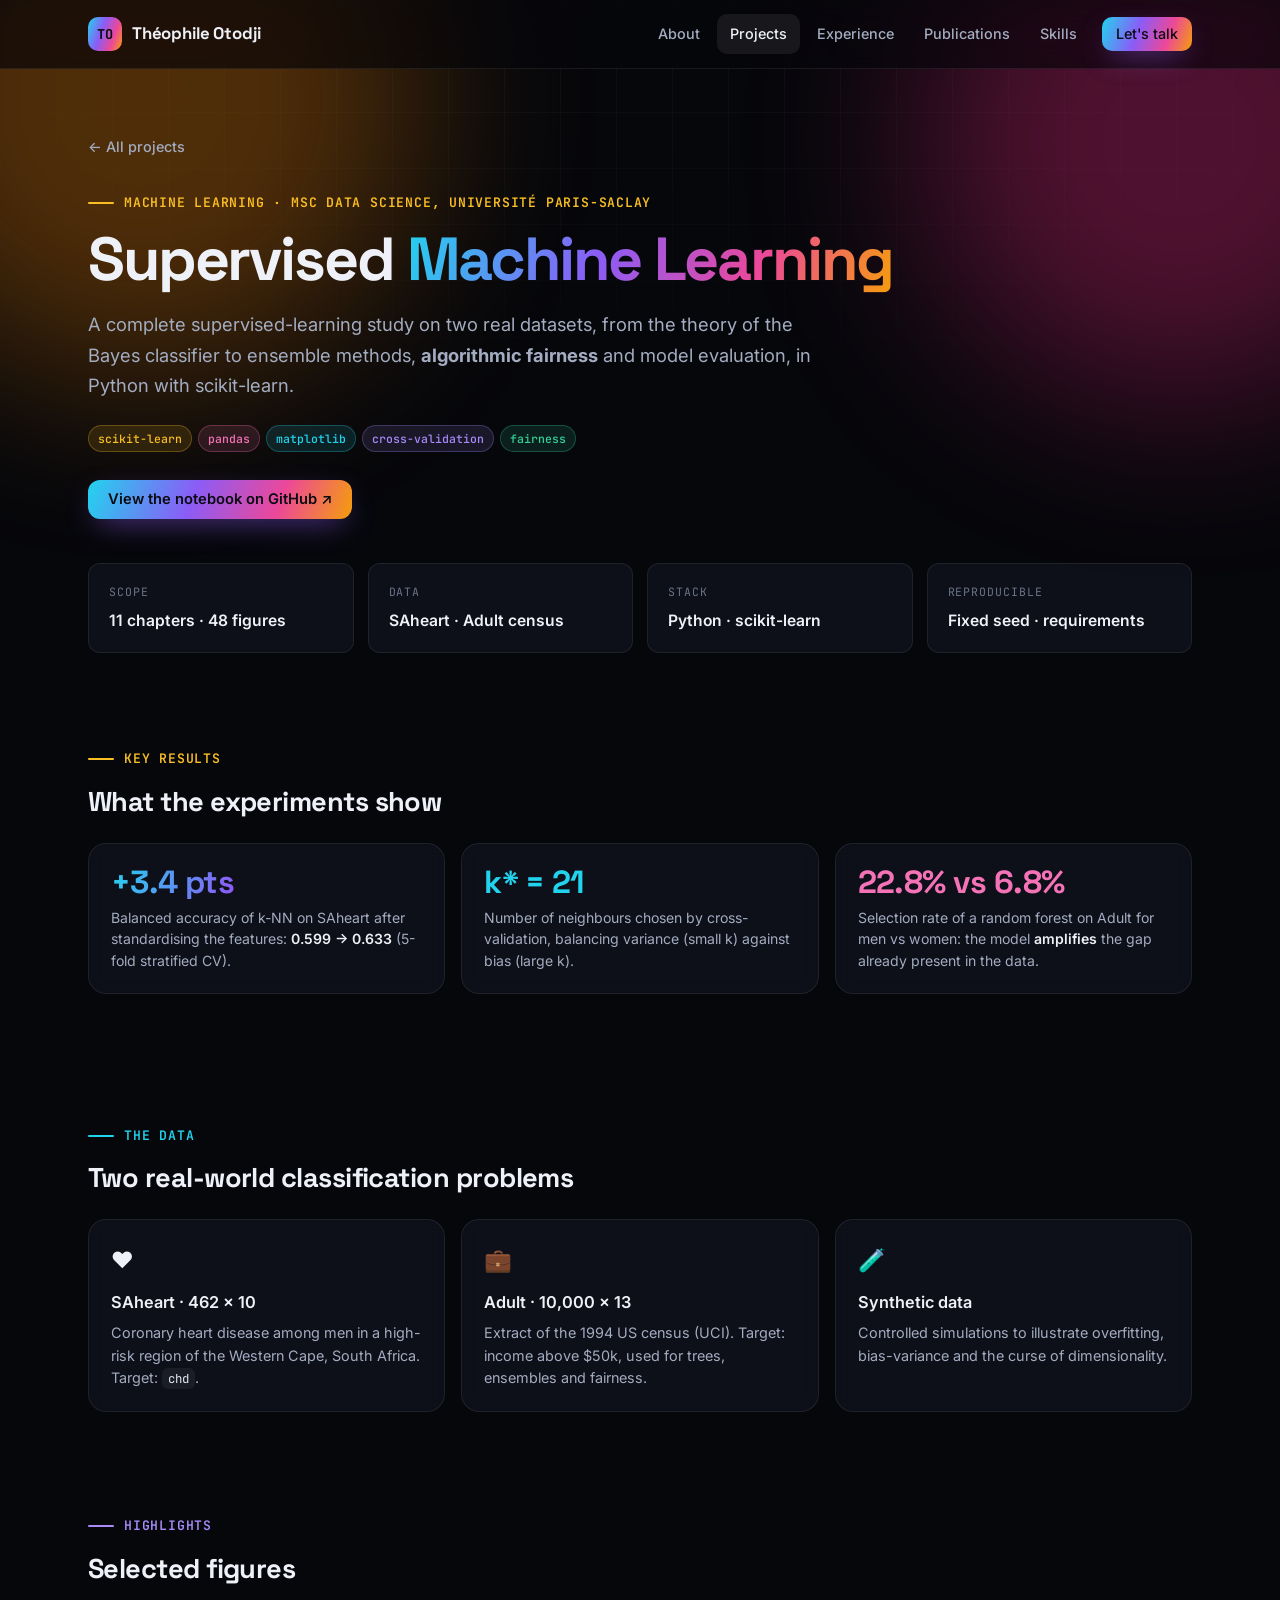
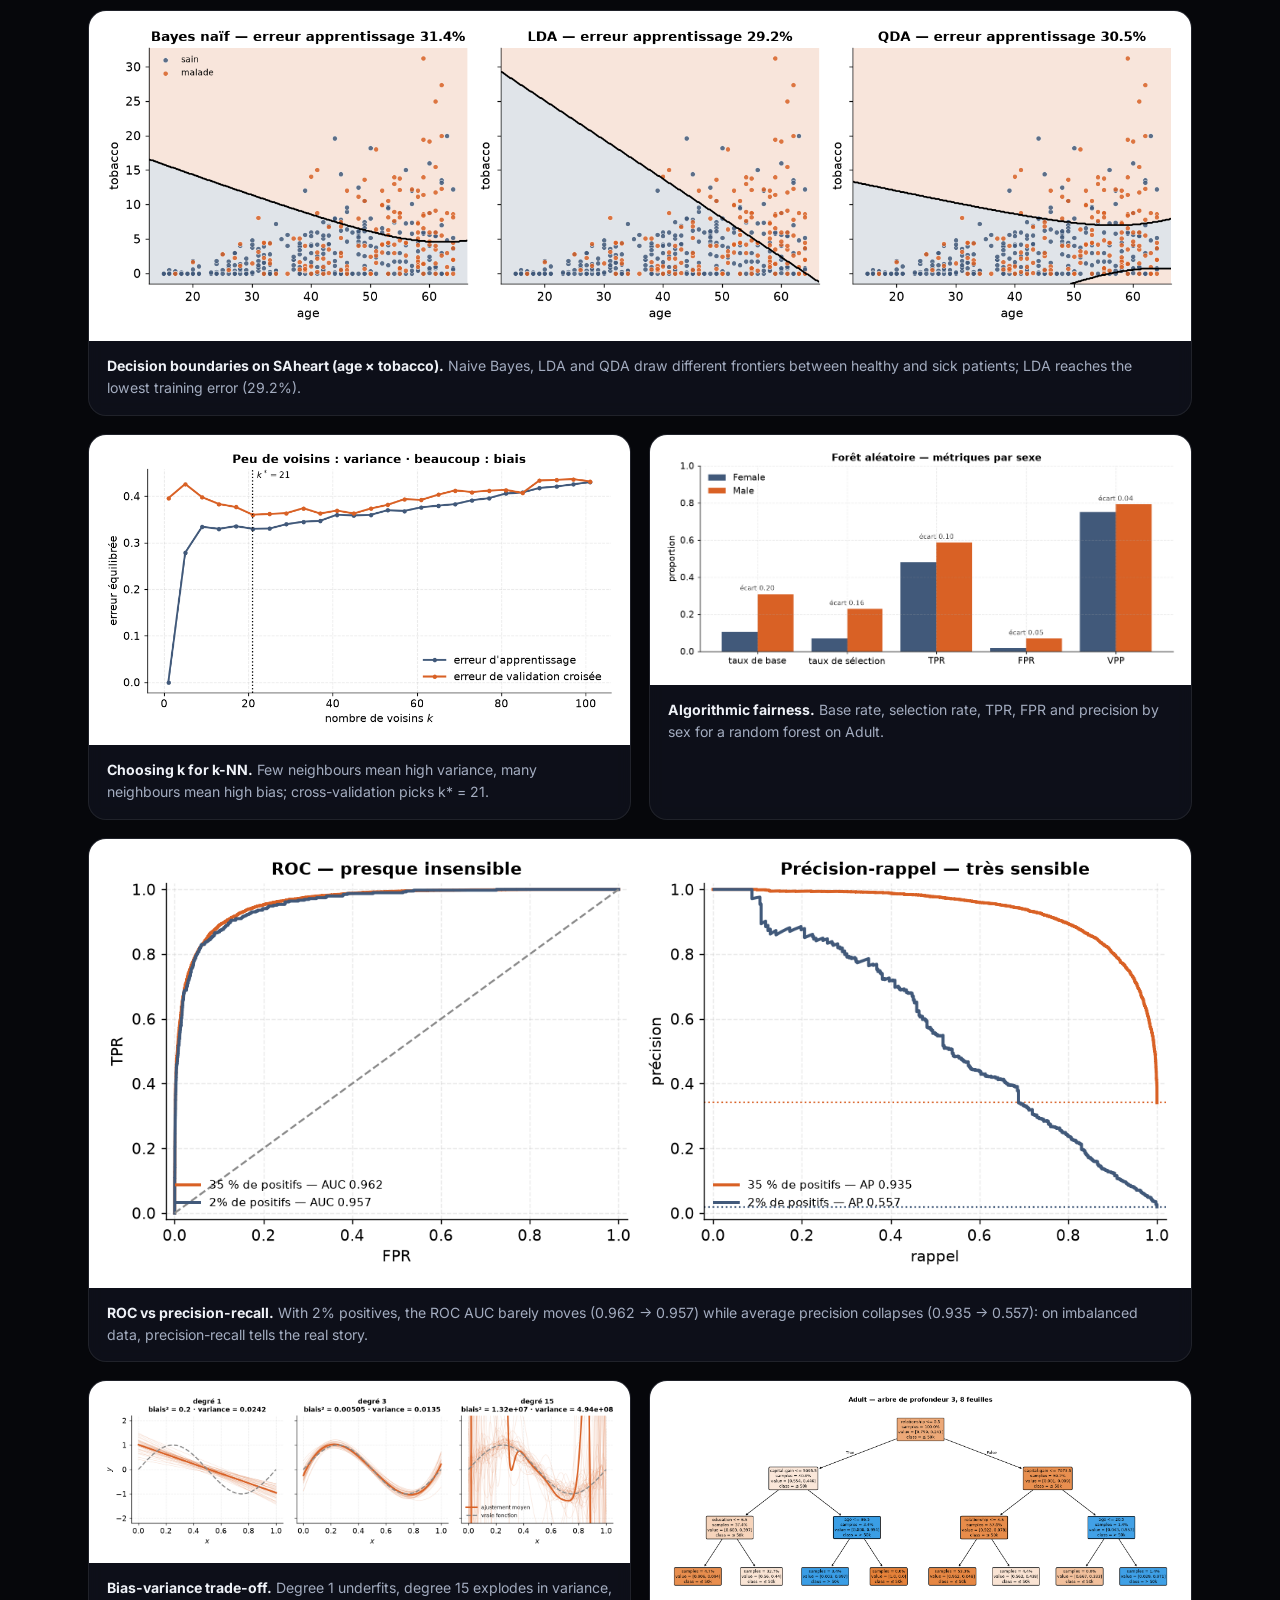
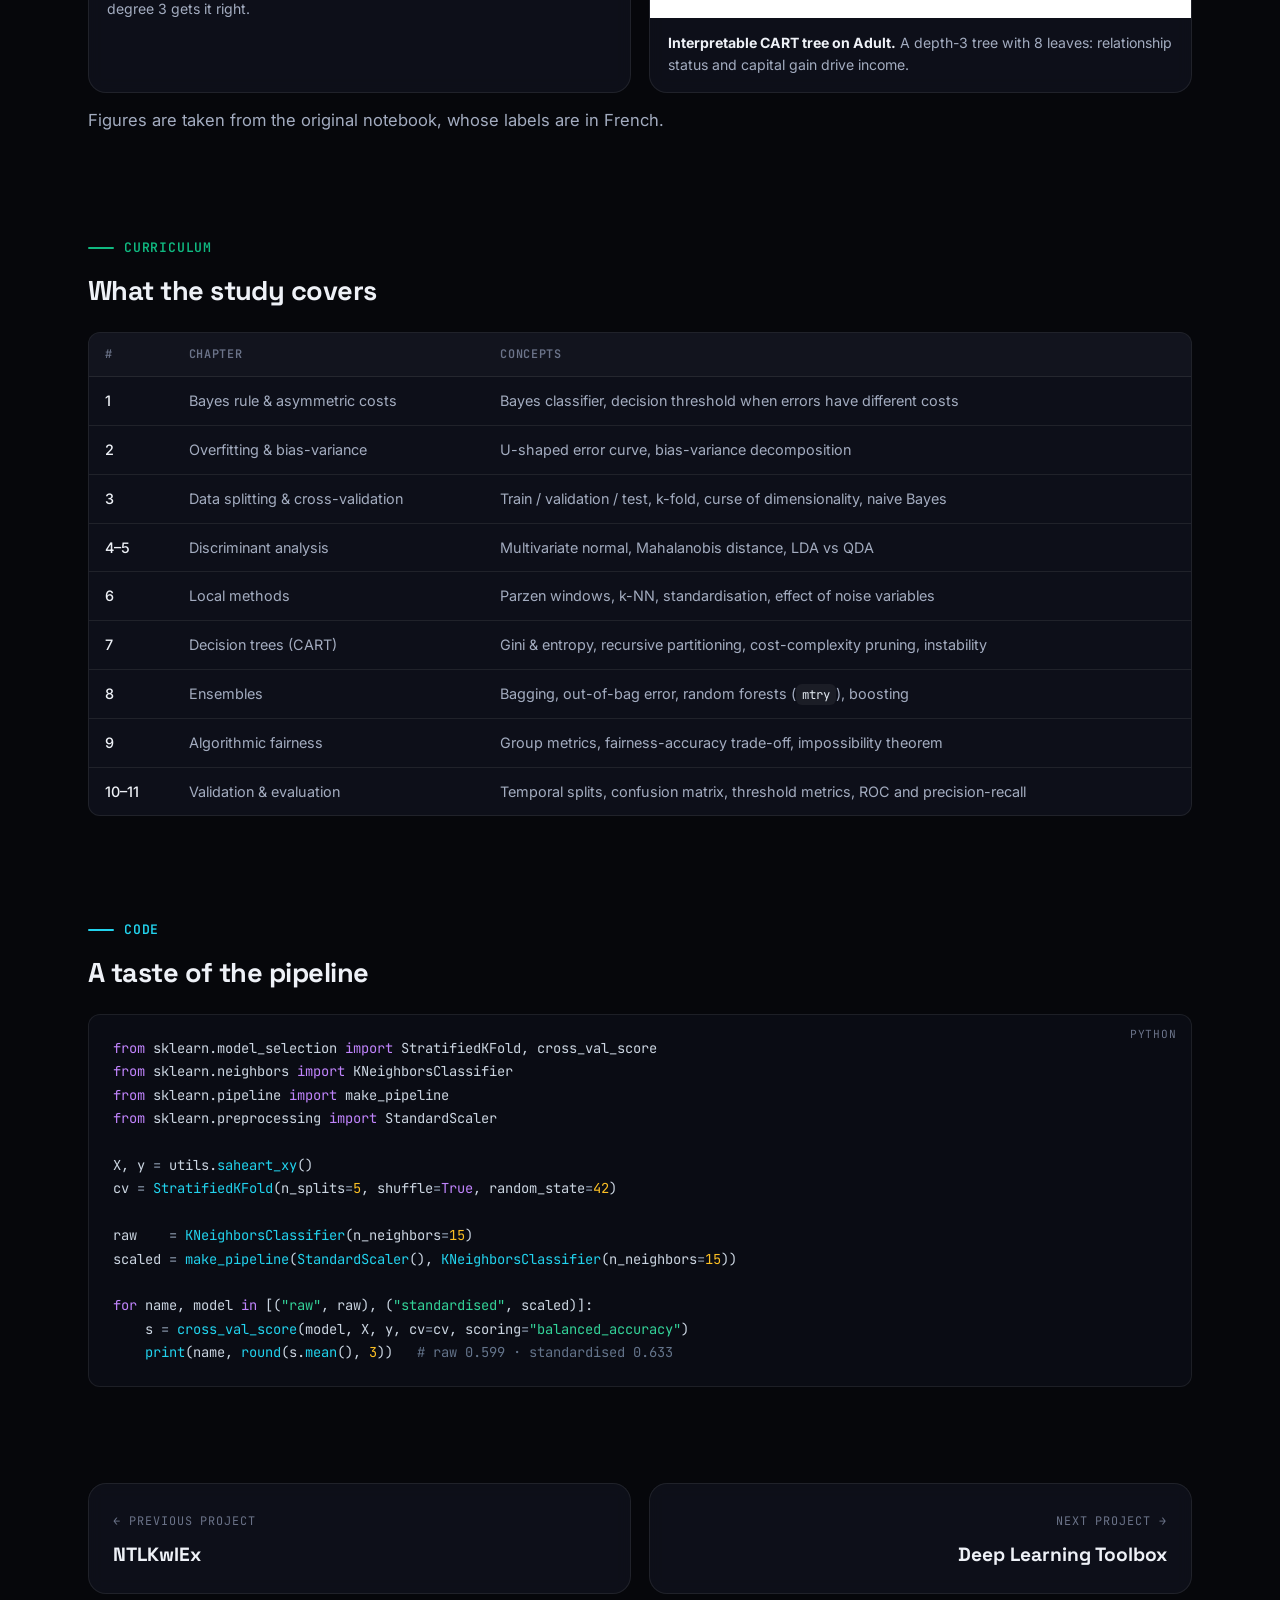
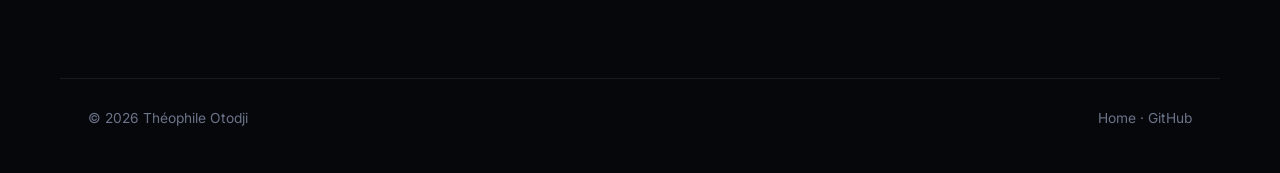
<file: projects/machine-learning.html>
<!doctype html>
<html lang="en">
<head>
<meta charset="utf-8">
<meta name="viewport" content="width=device-width, initial-scale=1">
<title>Supervised Machine Learning · Théophile Otodji</title>
<meta name="description" content="A complete supervised machine learning study in Python and scikit-learn on real data: Bayes rule, bias-variance, LDA/QDA, k-NN, CART, random forests, boosting, algorithmic fairness and ROC evaluation.">
<meta name="theme-color" content="#06070b">
<meta property="og:title" content="Supervised Machine Learning · Théophile Otodji">
<meta property="og:image" content="https://otodji.github.io/assets/img/ml/decision-boundaries.png">
<link rel="icon" href="../assets/img/favicon.svg" type="image/svg+xml">
<link rel="preconnect" href="https://fonts.googleapis.com">
<link rel="preconnect" href="https://fonts.gstatic.com" crossorigin>
<link href="https://fonts.googleapis.com/css2?family=Inter:wght@400;500;600;700&family=JetBrains+Mono:wght@400;500;600;700&family=Space+Grotesk:wght@500;600;700&display=swap" rel="stylesheet">
<link rel="stylesheet" href="../assets/css/style.css">
</head>
<body>
<div class="bg-fx" aria-hidden="true"><div class="grid"></div><div class="blob b1" style="background:#d97706"></div><div class="blob b2" style="background:#db2777"></div></div>

<nav class="nav">
  <div class="wrap">
    <a class="logo" href="../index.html"><span class="logo-mark">TO</span>Théophile Otodji</a>
    <button class="menu-btn" aria-label="Open menu" aria-expanded="false"><svg viewBox="0 0 24 24" fill="none" stroke="currentColor" stroke-width="2" stroke-linecap="round"><path d="M4 7h16M4 12h16M4 17h16"/></svg></button>
    <ul class="nav-links">
      <li><a href="../index.html#about">About</a></li>
      <li><a href="../index.html#projects" class="active">Projects</a></li>
      <li><a href="../index.html#experience">Experience</a></li>
      <li><a href="../index.html#publications">Publications</a></li>
      <li><a href="../index.html#skills">Skills</a></li>
      <li class="nav-cta"><a class="btn btn-primary btn-sm" href="../index.html#contact">Let's talk</a></li>
    </ul>
  </div>
</nav>

<header class="p-hero">
  <div class="wrap">
    <a class="crumb" href="../index.html#projects">← All projects</a>
    <div class="reveal">
      <span class="kicker" style="--k:#fbbf24">Machine learning · MSc Data Science, Université Paris-Saclay</span>
      <h1>Supervised <span class="grad-text">Machine Learning</span></h1>
      <p class="summary">A complete supervised-learning study on two real datasets, from the theory of the Bayes classifier
        to ensemble methods, <strong>algorithmic fairness</strong> and model evaluation, in Python with scikit-learn.</p>
      <div class="tags"><span class="tag" style="--tc:#fbbf24">scikit-learn</span><span class="tag" style="--tc:#f472b6">pandas</span><span class="tag" style="--tc:#22d3ee">matplotlib</span><span class="tag" style="--tc:#a78bfa">cross-validation</span><span class="tag" style="--tc:#34d399">fairness</span></div>
      <div class="btns">
        <a class="btn btn-primary" href="https://github.com/Otodji/TP_Machine_Learning" target="_blank" rel="noopener">View the notebook on GitHub ↗</a>
      </div>
    </div>
    <div class="facts reveal">
      <div class="fact"><span>Scope</span><b>11 chapters · 48 figures</b></div>
      <div class="fact"><span>Data</span><b>SAheart · Adult census</b></div>
      <div class="fact"><span>Stack</span><b>Python · scikit-learn</b></div>
      <div class="fact"><span>Reproducible</span><b>Fixed seed · requirements</b></div>
    </div>
  </div>
</header>

<main>
<section class="p-section">
  <div class="wrap reveal">
    <span class="kicker" style="--k:#fbbf24">Key results</span>
    <h2>What the experiments show</h2>
    <div class="results">
      <div class="result gcard" style="--c1:#f59e0b; --c2:#ec4899"><b class="grad-text">+3.4 pts</b><span>Balanced accuracy of k-NN on SAheart after standardising the features: <strong>0.599 → 0.633</strong> (5-fold stratified CV).</span></div>
      <div class="result gcard" style="--c1:#22d3ee; --c2:#8b5cf6"><b style="color:#22d3ee">k* = 21</b><span>Number of neighbours chosen by cross-validation, balancing variance (small k) against bias (large k).</span></div>
      <div class="result gcard" style="--c1:#ec4899; --c2:#f59e0b"><b style="color:#f472b6">22.8% vs 6.8%</b><span>Selection rate of a random forest on Adult for men vs women: the model <strong>amplifies</strong> the gap already present in the data.</span></div>
    </div>
  </div>
</section>

<section class="p-section">
  <div class="wrap reveal">
    <span class="kicker" style="--k:#22d3ee">The data</span>
    <h2>Two real-world classification problems</h2>
    <div class="features">
      <div class="feature gcard" style="--c1:#22d3ee; --c2:#3b82f6"><div class="ic">❤️</div><h3>SAheart · 462 × 10</h3><p>Coronary heart disease among men in a high-risk region of the Western Cape, South Africa. Target: <code>chd</code>.</p></div>
      <div class="feature gcard" style="--c1:#f59e0b; --c2:#ec4899"><div class="ic">💼</div><h3>Adult · 10,000 × 13</h3><p>Extract of the 1994 US census (UCI). Target: income above $50k, used for trees, ensembles and fairness.</p></div>
      <div class="feature gcard" style="--c1:#8b5cf6; --c2:#22d3ee"><div class="ic">🧪</div><h3>Synthetic data</h3><p>Controlled simulations to illustrate overfitting, bias-variance and the curse of dimensionality.</p></div>
    </div>
  </div>
</section>

<section class="p-section">
  <div class="wrap reveal">
    <span class="kicker" style="--k:#a78bfa">Highlights</span>
    <h2>Selected figures</h2>
    <div class="figs">
      <figure class="fig gcard wide" style="--c1:#f59e0b; --c2:#8b5cf6">
        <div class="img"><img src="../assets/img/ml/decision-boundaries.png" alt="Decision boundaries of naive Bayes, LDA and QDA on age and tobacco" loading="lazy"></div>
        <figcaption><b>Decision boundaries on SAheart (age × tobacco).</b> Naive Bayes, LDA and QDA draw different frontiers between healthy and sick patients; LDA reaches the lowest training error (29.2%).</figcaption>
      </figure>
      <figure class="fig gcard" style="--c1:#22d3ee; --c2:#8b5cf6">
        <div class="img"><img src="../assets/img/ml/choose-k.png" alt="Training and cross-validation error as a function of k" loading="lazy"></div>
        <figcaption><b>Choosing k for k-NN.</b> Few neighbours mean high variance, many neighbours mean high bias; cross-validation picks k* = 21.</figcaption>
      </figure>
      <figure class="fig gcard" style="--c1:#ec4899; --c2:#f59e0b">
        <div class="img"><img src="../assets/img/ml/fairness.png" alt="Random forest metrics by sex on the Adult dataset" loading="lazy"></div>
        <figcaption><b>Algorithmic fairness.</b> Base rate, selection rate, TPR, FPR and precision by sex for a random forest on Adult.</figcaption>
      </figure>
      <figure class="fig gcard wide" style="--c1:#8b5cf6; --c2:#ec4899">
        <div class="img"><img src="../assets/img/ml/roc-vs-pr.png" alt="ROC and precision-recall curves with balanced and imbalanced classes" loading="lazy"></div>
        <figcaption><b>ROC vs precision-recall.</b> With 2% positives, the ROC AUC barely moves (0.962 → 0.957) while average precision collapses (0.935 → 0.557): on imbalanced data, precision-recall tells the real story.</figcaption>
      </figure>
      <figure class="fig gcard" style="--c1:#10b981; --c2:#22d3ee">
        <div class="img"><img src="../assets/img/ml/bias-variance.png" alt="Bias-variance decomposition for polynomial fits of degree 1, 3 and 15" loading="lazy"></div>
        <figcaption><b>Bias-variance trade-off.</b> Degree 1 underfits, degree 15 explodes in variance, degree 3 gets it right.</figcaption>
      </figure>
      <figure class="fig gcard" style="--c1:#3b82f6; --c2:#f59e0b">
        <div class="img"><img src="../assets/img/ml/tree-adult.png" alt="Depth-3 decision tree on the Adult dataset" loading="lazy"></div>
        <figcaption><b>Interpretable CART tree on Adult.</b> A depth-3 tree with 8 leaves: relationship status and capital gain drive income.</figcaption>
      </figure>
    </div>
    <p class="note">Figures are taken from the original notebook, whose labels are in French.</p>
  </div>
</section>

<section class="p-section">
  <div class="wrap reveal">
    <span class="kicker" style="--k:#10b981">Curriculum</span>
    <h2>What the study covers</h2>
    <div class="table-wrap">
      <table>
        <thead><tr><th>#</th><th>Chapter</th><th>Concepts</th></tr></thead>
        <tbody>
          <tr><td>1</td><td>Bayes rule & asymmetric costs</td><td>Bayes classifier, decision threshold when errors have different costs</td></tr>
          <tr><td>2</td><td>Overfitting & bias-variance</td><td>U-shaped error curve, bias-variance decomposition</td></tr>
          <tr><td>3</td><td>Data splitting & cross-validation</td><td>Train / validation / test, k-fold, curse of dimensionality, naive Bayes</td></tr>
          <tr><td>4–5</td><td>Discriminant analysis</td><td>Multivariate normal, Mahalanobis distance, LDA vs QDA</td></tr>
          <tr><td>6</td><td>Local methods</td><td>Parzen windows, k-NN, standardisation, effect of noise variables</td></tr>
          <tr><td>7</td><td>Decision trees (CART)</td><td>Gini & entropy, recursive partitioning, cost-complexity pruning, instability</td></tr>
          <tr><td>8</td><td>Ensembles</td><td>Bagging, out-of-bag error, random forests (<code>mtry</code>), boosting</td></tr>
          <tr><td>9</td><td>Algorithmic fairness</td><td>Group metrics, fairness-accuracy trade-off, impossibility theorem</td></tr>
          <tr><td>10–11</td><td>Validation & evaluation</td><td>Temporal splits, confusion matrix, threshold metrics, ROC and precision-recall</td></tr>
        </tbody>
      </table>
    </div>
  </div>
</section>

<section class="p-section">
  <div class="wrap reveal">
    <span class="kicker" style="--k:#22d3ee">Code</span>
    <h2>A taste of the pipeline</h2>
<pre class="code" data-lang="Python"><span class="k">from</span> sklearn.model_selection <span class="k">import</span> StratifiedKFold, cross_val_score
<span class="k">from</span> sklearn.neighbors <span class="k">import</span> KNeighborsClassifier
<span class="k">from</span> sklearn.pipeline <span class="k">import</span> make_pipeline
<span class="k">from</span> sklearn.preprocessing <span class="k">import</span> StandardScaler

X, y <span class="o">=</span> utils.<span class="f">saheart_xy</span>()
cv <span class="o">=</span> <span class="f">StratifiedKFold</span>(n_splits<span class="o">=</span><span class="n">5</span>, shuffle<span class="o">=</span><span class="k">True</span>, random_state<span class="o">=</span><span class="n">42</span>)

raw    <span class="o">=</span> <span class="f">KNeighborsClassifier</span>(n_neighbors<span class="o">=</span><span class="n">15</span>)
scaled <span class="o">=</span> <span class="f">make_pipeline</span>(<span class="f">StandardScaler</span>(), <span class="f">KNeighborsClassifier</span>(n_neighbors<span class="o">=</span><span class="n">15</span>))

<span class="k">for</span> name, model <span class="k">in</span> [(<span class="s">"raw"</span>, raw), (<span class="s">"standardised"</span>, scaled)]:
    s <span class="o">=</span> <span class="f">cross_val_score</span>(model, X, y, cv<span class="o">=</span>cv, scoring<span class="o">=</span><span class="s">"balanced_accuracy"</span>)
    <span class="f">print</span>(name, <span class="f">round</span>(s.<span class="f">mean</span>(), <span class="n">3</span>))   <span class="c"># raw 0.599 · standardised 0.633</span></pre>
  </div>
</section>

<section class="p-section">
  <div class="wrap next-proj reveal">
    <a class="gcard" href="ntlkwiex.html" style="--c1:#22d3ee; --c2:#3b82f6"><span>← Previous project</span><b>NTLKwIEx</b></a>
    <a class="gcard r" href="deep-learning.html" style="--c1:#ec4899; --c2:#8b5cf6"><span>Next project →</span><b>Deep Learning Toolbox</b></a>
  </div>
</section>
</main>

<footer><div class="wrap"><span>© <span class="year-now">2026</span> Théophile Otodji</span><span><a href="../index.html">Home</a> · <a href="https://github.com/Otodji" target="_blank" rel="noopener">GitHub</a></span></div></footer>
<script src="../assets/js/main.js"></script>
</body>
</html>
</file>
<file: assets/css/style.css>
/* ==========================================================================
   Théophile Otodji — portfolio
   Dark theme with a multi-colour accent palette (cyan · violet · pink · amber · emerald)
   ========================================================================== */

:root {
  --bg: #06070b;
  --bg-2: #0a0c13;
  --surface: rgba(17, 20, 31, .72);
  --surface-solid: #11141f;
  --surface-2: #161a28;
  --border: rgba(255, 255, 255, .08);
  --border-2: rgba(255, 255, 255, .14);
  --text: #eef1f7;
  --muted: #a3acc0;
  --dim: #6b7389;

  --cyan: #22d3ee;
  --blue: #3b82f6;
  --violet: #8b5cf6;
  --pink: #ec4899;
  --amber: #f59e0b;
  --emerald: #10b981;

  --grad: linear-gradient(110deg, #22d3ee 0%, #8b5cf6 40%, #ec4899 72%, #f59e0b 100%);
  --grad-soft: linear-gradient(110deg, rgba(34, 211, 238, .18), rgba(139, 92, 246, .18), rgba(236, 72, 153, .18));

  --radius: 18px;
  --radius-sm: 12px;
  --max: 1160px;
  --shadow: 0 20px 50px -20px rgba(0, 0, 0, .7);

  --font: "Inter", system-ui, -apple-system, "Segoe UI", Roboto, sans-serif;
  --font-display: "Space Grotesk", "Inter", system-ui, sans-serif;
  --font-mono: "JetBrains Mono", ui-monospace, SFMono-Regular, monospace;
}

* { box-sizing: border-box; margin: 0; padding: 0; }
html { scroll-behavior: smooth; scroll-padding-top: 84px; }
body {
  background: var(--bg);
  color: var(--text);
  font-family: var(--font);
  font-size: 16px;
  line-height: 1.65;
  -webkit-font-smoothing: antialiased;
  overflow-x: hidden;
}
img { max-width: 100%; display: block; }
a { color: inherit; text-decoration: none; }
::selection { background: rgba(139, 92, 246, .45); color: #fff; }

/* ---------- Background: aurora + grid ---------- */
.bg-fx { position: fixed; inset: 0; z-index: -1; pointer-events: none; overflow: hidden; }
.bg-fx .blob {
  position: absolute; border-radius: 50%; filter: blur(90px); opacity: .35;
  animation: drift 26s ease-in-out infinite alternate;
}
.bg-fx .b1 { width: 560px; height: 560px; background: #0ea5e9; top: -180px; left: -140px; }
.bg-fx .b2 { width: 520px; height: 520px; background: #7c3aed; top: -120px; right: -160px; animation-delay: -8s; }
.bg-fx .b3 { width: 460px; height: 460px; background: #db2777; top: 380px; left: 38%; opacity: .2; animation-delay: -16s; }
.bg-fx .grid {
  position: absolute; inset: 0;
  background-image:
    linear-gradient(rgba(255, 255, 255, .035) 1px, transparent 1px),
    linear-gradient(90deg, rgba(255, 255, 255, .035) 1px, transparent 1px);
  background-size: 56px 56px;
  mask-image: radial-gradient(ellipse 80% 60% at 50% 0%, #000 10%, transparent 75%);
  -webkit-mask-image: radial-gradient(ellipse 80% 60% at 50% 0%, #000 10%, transparent 75%);
}
@keyframes drift {
  0% { transform: translate(0, 0) scale(1); }
  50% { transform: translate(60px, 40px) scale(1.08); }
  100% { transform: translate(-40px, 80px) scale(.95); }
}

.wrap { max-width: var(--max); margin: 0 auto; padding: 0 28px; }
.grad-text { background: var(--grad); -webkit-background-clip: text; background-clip: text; color: transparent; }
.mono { font-family: var(--font-mono); }

/* ---------- Navigation ---------- */
.nav {
  position: sticky; top: 0; z-index: 50;
  background: rgba(6, 7, 11, .7);
  backdrop-filter: blur(14px) saturate(140%); -webkit-backdrop-filter: blur(14px) saturate(140%);
  border-bottom: 1px solid var(--border);
}
.nav .wrap { display: flex; align-items: center; justify-content: space-between; height: 68px; gap: 20px; }
.logo { display: flex; align-items: center; gap: 10px; font-family: var(--font-display); font-weight: 700; font-size: 1.05rem; letter-spacing: -.01em; }
.logo-mark {
  width: 34px; height: 34px; border-radius: 10px; display: grid; place-items: center;
  background: var(--grad); color: #0b0b12; font-family: var(--font-mono); font-size: .85rem; font-weight: 700;
}
.nav-links { display: flex; align-items: center; gap: 4px; list-style: none; }
.nav-links a {
  display: block; padding: 8px 13px; border-radius: 10px;
  color: var(--muted); font-size: .9rem; font-weight: 500;
  transition: color .2s, background .2s;
}
.nav-links a:hover { color: var(--text); background: rgba(255, 255, 255, .05); }
.nav-links a.active { color: var(--text); background: rgba(255, 255, 255, .07); }
.nav-cta { margin-left: 8px; }
.menu-btn {
  display: none; width: 42px; height: 42px; border-radius: 10px; border: 1px solid var(--border-2);
  background: var(--surface-solid); color: var(--text); cursor: pointer; place-items: center;
}
.menu-btn svg { width: 20px; height: 20px; }

/* ---------- Buttons ---------- */
.btn {
  position: relative; display: inline-flex; align-items: center; gap: 9px;
  padding: 11px 20px; border-radius: 12px; font-weight: 600; font-size: .92rem; line-height: 1.2;
  border: 1px solid var(--border-2); background: rgba(255, 255, 255, .04); color: var(--text);
  transition: transform .2s, border-color .2s, background .2s, box-shadow .2s; cursor: pointer;
}
.btn:hover { transform: translateY(-2px); border-color: rgba(255, 255, 255, .28); background: rgba(255, 255, 255, .07); }
.btn svg { width: 17px; height: 17px; fill: currentColor; flex-shrink: 0; }
.btn-primary { background: var(--grad); border: 0; color: #0b0b12; box-shadow: 0 10px 30px -10px rgba(139, 92, 246, .7); }
.btn-primary:hover { background: var(--grad); box-shadow: 0 14px 36px -10px rgba(236, 72, 153, .8); }
.btn-sm { padding: 8px 14px; font-size: .85rem; border-radius: 10px; }
.btns { display: flex; flex-wrap: wrap; gap: 12px; }

/* ---------- Hero ---------- */
.hero { padding: 96px 0 72px; }
.hero-grid { display: grid; grid-template-columns: 1.35fr 1fr; gap: 56px; align-items: center; }
.status {
  display: inline-flex; align-items: center; gap: 10px; padding: 7px 14px 7px 12px; border-radius: 999px;
  background: rgba(16, 185, 129, .1); border: 1px solid rgba(16, 185, 129, .3);
  color: #6ee7b7; font-size: .84rem; font-weight: 600; margin-bottom: 26px;
}
.status .dot { width: 8px; height: 8px; border-radius: 50%; background: var(--emerald); box-shadow: 0 0 0 0 rgba(16, 185, 129, .6); animation: pulse 2s infinite; }
@keyframes pulse { 70% { box-shadow: 0 0 0 10px rgba(16, 185, 129, 0); } 100% { box-shadow: 0 0 0 0 rgba(16, 185, 129, 0); } }
.hero h1 {
  font-family: var(--font-display); font-weight: 700; letter-spacing: -.035em;
  font-size: clamp(2.7rem, 6.4vw, 4.6rem); line-height: 1.02;
}
.roles { font-family: var(--font-mono); font-size: clamp(1rem, 2vw, 1.2rem); color: var(--muted); margin: 22px 0 18px; min-height: 1.6em; }
.roles .prompt { color: var(--pink); }
.roles .typed { color: var(--text); }
.roles .caret { display: inline-block; width: 9px; height: 1.1em; background: var(--cyan); vertical-align: -3px; margin-left: 2px; animation: blink 1s steps(1) infinite; }
@keyframes blink { 50% { opacity: 0; } }
.hero .intro { color: var(--muted); font-size: 1.08rem; max-width: 600px; margin-bottom: 30px; }
.hero .intro strong { color: var(--text); font-weight: 600; }
.socials { display: flex; gap: 10px; margin-top: 26px; }
.social {
  width: 42px; height: 42px; border-radius: 12px; display: grid; place-items: center;
  border: 1px solid var(--border-2); background: rgba(255, 255, 255, .03); color: var(--muted);
  transition: color .2s, border-color .2s, transform .2s;
}
.social:hover { color: var(--text); border-color: var(--violet); transform: translateY(-2px); }
.social svg { width: 18px; height: 18px; fill: currentColor; }

.portrait { position: relative; justify-self: center; width: min(340px, 80vw); aspect-ratio: 1; }
.portrait .ring {
  position: absolute; inset: -10px; border-radius: 50%;
  background: conic-gradient(from 0deg, #22d3ee, #8b5cf6, #ec4899, #f59e0b, #10b981, #22d3ee);
  animation: spin 14s linear infinite; filter: blur(.3px);
}
.portrait .ring::after { content: ""; position: absolute; inset: 4px; border-radius: 50%; background: var(--bg); }
.portrait img { position: relative; width: 100%; height: 100%; border-radius: 50%; object-fit: cover; padding: 10px; }
.portrait .glow { position: absolute; inset: 10%; border-radius: 50%; background: var(--grad); filter: blur(60px); opacity: .45; z-index: -1; }
@keyframes spin { to { transform: rotate(360deg); } }
.float-chip {
  position: absolute; display: flex; align-items: center; gap: 8px; padding: 9px 14px; border-radius: 14px;
  background: rgba(17, 20, 31, .85); border: 1px solid var(--border-2); backdrop-filter: blur(10px);
  font-size: .82rem; font-weight: 600; box-shadow: var(--shadow); white-space: nowrap;
  animation: bob 6s ease-in-out infinite;
}
.float-chip i { font-style: normal; font-size: 1rem; }
.float-chip.c1 { top: 6%; left: -14%; }
.float-chip.c2 { bottom: 12%; right: -12%; animation-delay: -3s; }
@keyframes bob { 50% { transform: translateY(-10px); } }

/* ---------- Stats ---------- */
.stats { display: grid; grid-template-columns: repeat(4, 1fr); gap: 16px; margin-top: 72px; }
.stat {
  position: relative; padding: 24px 22px; border-radius: var(--radius);
  background: var(--surface); border: 1px solid var(--border); backdrop-filter: blur(8px); overflow: hidden;
}
.stat::before { content: ""; position: absolute; left: 0; top: 0; height: 3px; width: 100%; background: var(--c, var(--cyan)); opacity: .9; }
.stat b { display: block; font-family: var(--font-display); font-size: 2.4rem; font-weight: 700; line-height: 1; color: var(--c, var(--cyan)); letter-spacing: -.02em; }
.stat span { display: block; margin-top: 8px; color: var(--muted); font-size: .9rem; }

/* ---------- Sections ---------- */
section { padding: 88px 0; position: relative; }
.kicker {
  display: inline-flex; align-items: center; gap: 10px;
  font-family: var(--font-mono); font-size: .82rem; font-weight: 600; letter-spacing: .06em; text-transform: uppercase;
  color: var(--k, var(--cyan));
}
.kicker::before { content: ""; width: 26px; height: 2px; background: currentColor; border-radius: 2px; }
.sec-head { margin-bottom: 40px; max-width: 760px; }
.sec-head h2 {
  font-family: var(--font-display); font-weight: 700; letter-spacing: -.025em;
  font-size: clamp(1.9rem, 3.6vw, 2.6rem); line-height: 1.12; margin-top: 12px;
}
.sec-head p { color: var(--muted); margin-top: 14px; font-size: 1.05rem; }

/* ---------- About ---------- */
.about-grid { display: grid; grid-template-columns: 1.4fr 1fr; gap: 28px; align-items: start; }
.about-text p { color: var(--muted); font-size: 1.06rem; }
.about-text p + p { margin-top: 16px; }
.about-text strong { color: var(--text); font-weight: 600; }
.focus { display: grid; gap: 12px; }
.focus-item {
  display: flex; gap: 14px; align-items: flex-start; padding: 16px 18px; border-radius: var(--radius-sm);
  background: var(--surface); border: 1px solid var(--border);
}
.focus-item .ic {
  flex-shrink: 0; width: 38px; height: 38px; border-radius: 10px; display: grid; place-items: center; font-size: 1.1rem;
  background: color-mix(in srgb, var(--c) 18%, transparent); color: var(--c);
}
.focus-item h3 { font-size: .98rem; font-weight: 600; }
.focus-item p { color: var(--muted); font-size: .88rem; line-height: 1.5; }

/* ---------- Glow cards (gradient border on hover) ---------- */
.gcard {
  position: relative; border-radius: var(--radius); background: var(--surface); border: 1px solid var(--border);
  backdrop-filter: blur(8px); transition: transform .3s, border-color .3s, background .3s;
}
.gcard::before {
  content: ""; position: absolute; inset: -1px; border-radius: inherit; padding: 1px;
  background: linear-gradient(135deg, var(--c1, var(--cyan)), var(--c2, var(--violet)));
  -webkit-mask: linear-gradient(#000 0 0) content-box, linear-gradient(#000 0 0);
  -webkit-mask-composite: xor; mask-composite: exclude;
  opacity: 0; transition: opacity .3s; pointer-events: none;
}
.gcard:hover { transform: translateY(-4px); background: rgba(22, 26, 40, .85); }
.gcard:hover::before { opacity: 1; }

/* ---------- Projects ---------- */
.filters { display: flex; flex-wrap: wrap; gap: 8px; margin-bottom: 28px; }
.filter {
  padding: 8px 16px; border-radius: 999px; font-size: .86rem; font-weight: 600; cursor: pointer;
  border: 1px solid var(--border-2); background: transparent; color: var(--muted); font-family: inherit;
  transition: all .2s;
}
.filter:hover { color: var(--text); }
.filter.on { color: #0b0b12; background: var(--text); border-color: var(--text); }
.projects { display: grid; grid-template-columns: repeat(3, 1fr); gap: 20px; }
.project { display: flex; flex-direction: column; overflow: hidden; }
.project.hide { display: none; }
.project .cover {
  position: relative; height: 150px; overflow: hidden;
  background:
    radial-gradient(circle at 20% 20%, color-mix(in srgb, var(--c1) 55%, transparent), transparent 60%),
    radial-gradient(circle at 85% 80%, color-mix(in srgb, var(--c2) 55%, transparent), transparent 60%),
    #0d1019;
  border-bottom: 1px solid var(--border);
}
.project .cover svg.art { position: absolute; inset: 0; width: 100%; height: 100%; opacity: .9; }
.project .cover .emoji {
  position: absolute; left: 20px; bottom: 16px; width: 46px; height: 46px; border-radius: 13px;
  display: grid; place-items: center; font-size: 1.35rem;
  background: rgba(6, 7, 11, .65); border: 1px solid var(--border-2); backdrop-filter: blur(6px);
}
.project .cover .lang {
  position: absolute; right: 16px; top: 14px; font-family: var(--font-mono); font-size: .72rem; font-weight: 600;
  padding: 4px 10px; border-radius: 999px; background: rgba(6, 7, 11, .6); border: 1px solid var(--border-2);
}
.project .body { padding: 22px 22px 20px; display: flex; flex-direction: column; gap: 12px; flex: 1; }
.project h3 { font-family: var(--font-display); font-size: 1.22rem; font-weight: 700; letter-spacing: -.01em; }
.project p { color: var(--muted); font-size: .93rem; line-height: 1.6; }
.project .award { color: #fcd34d; font-size: .84rem; font-weight: 500; }
.project .foot { display: flex; align-items: center; justify-content: space-between; margin-top: auto; padding-top: 6px; }
.project .more { font-weight: 600; font-size: .9rem; display: inline-flex; align-items: center; gap: 6px; color: var(--text); }
.project .more .arr { transition: transform .2s; }
.project:hover .more .arr { transform: translateX(4px); }
.project .stretched::after { content: ""; position: absolute; inset: 0; z-index: 1; }
.project .ext { position: relative; z-index: 2; display: flex; gap: 6px; }
.icon-btn {
  width: 34px; height: 34px; border-radius: 9px; display: grid; place-items: center;
  border: 1px solid var(--border-2); color: var(--muted); transition: color .2s, border-color .2s;
}
.icon-btn:hover { color: var(--text); border-color: var(--c1, var(--violet)); }
.icon-btn svg { width: 16px; height: 16px; fill: currentColor; }

.tags { display: flex; flex-wrap: wrap; gap: 6px; }
.tag {
  font-family: var(--font-mono); font-size: .72rem; font-weight: 500; padding: 3px 9px; border-radius: 999px;
  color: var(--tc, var(--muted)); background: color-mix(in srgb, var(--tc, #8892a6) 12%, transparent);
  border: 1px solid color-mix(in srgb, var(--tc, #8892a6) 28%, transparent);
}

/* ---------- Experience timeline ---------- */
.timeline { position: relative; display: grid; gap: 22px; padding-left: 34px; }
.timeline::before {
  content: ""; position: absolute; left: 9px; top: 10px; bottom: 10px; width: 2px; border-radius: 2px;
  background: linear-gradient(180deg, var(--cyan), var(--violet), var(--pink), var(--amber));
}
.job { position: relative; padding: 24px 26px; }
.job::after {
  content: ""; position: absolute; left: -32px; top: 30px; width: 16px; height: 16px; border-radius: 50%;
  background: var(--bg); border: 3px solid var(--c1, var(--cyan)); box-shadow: 0 0 14px var(--c1, var(--cyan));
}
.job-head { display: flex; justify-content: space-between; align-items: baseline; flex-wrap: wrap; gap: 4px 16px; }
.job h3 { font-family: var(--font-display); font-size: 1.15rem; font-weight: 700; }
.job .when { font-family: var(--font-mono); font-size: .8rem; color: var(--dim); }
.job .org { color: var(--c1, var(--cyan)); font-weight: 500; font-size: .93rem; margin: 2px 0 12px; }
.job ul { list-style: none; display: grid; gap: 6px; }
.job li { color: var(--muted); font-size: .93rem; padding-left: 18px; position: relative; }
.job li::before { content: ""; position: absolute; left: 0; top: .62em; width: 6px; height: 6px; border-radius: 2px; background: var(--c1, var(--cyan)); opacity: .8; }
.kpis { display: flex; flex-wrap: wrap; gap: 8px; margin-top: 14px; }
.kpi {
  display: inline-flex; align-items: baseline; gap: 6px; padding: 6px 12px; border-radius: 10px;
  background: rgba(255, 255, 255, .035); border: 1px solid var(--border); font-size: .82rem; color: var(--muted);
}
.kpi b { font-family: var(--font-display); font-size: 1rem; color: var(--kc, var(--emerald)); }

/* ---------- Publications ---------- */
.pubs { display: grid; grid-template-columns: repeat(2, 1fr); gap: 18px; }
.pub { padding: 22px 24px; display: flex; flex-direction: column; gap: 10px; }
.pub-top { display: flex; align-items: center; justify-content: space-between; gap: 10px; }
.year-chip {
  font-family: var(--font-mono); font-size: .76rem; font-weight: 700; padding: 4px 10px; border-radius: 8px;
  color: #0b0b12; background: var(--c1, var(--cyan));
}
.journal { font-size: .82rem; color: var(--c1, var(--cyan)); font-weight: 600; text-align: right; }
.pub h3 { font-size: 1rem; font-weight: 600; line-height: 1.45; }
.pub .authors { color: var(--dim); font-size: .86rem; }
.pub .authors b { color: var(--muted); }
.pub .links { display: flex; gap: 16px; margin-top: auto; font-size: .86rem; font-weight: 600; }
.pub .links a { color: var(--text); border-bottom: 1px solid var(--border-2); padding-bottom: 1px; transition: border-color .2s; }
.pub .links a:hover { border-color: var(--c1, var(--cyan)); }

/* ---------- Education / awards ---------- */
.edu { display: grid; grid-template-columns: repeat(4, 1fr); gap: 16px; }
.edu .gcard { padding: 22px; }
.edu .when { font-family: var(--font-mono); font-size: .78rem; font-weight: 600; color: var(--c1); }
.edu h3 { font-size: 1rem; font-weight: 600; margin: 8px 0 6px; line-height: 1.4; }
.edu p { color: var(--muted); font-size: .86rem; line-height: 1.5; }
.split { display: grid; grid-template-columns: 1fr 1fr; gap: 20px; margin-top: 20px; }
.panel { padding: 26px; }
.panel h3 { font-family: var(--font-display); font-size: 1.15rem; margin-bottom: 16px; display: flex; align-items: center; gap: 10px; }
.list { list-style: none; display: grid; gap: 12px; }
.list li { color: var(--muted); font-size: .92rem; padding-left: 26px; position: relative; line-height: 1.55; }
.list li::before { content: attr(data-i); position: absolute; left: 0; top: 0; }
.list li b { color: var(--text); font-weight: 600; }

/* ---------- Skills ---------- */
.skills { display: grid; grid-template-columns: repeat(3, 1fr); gap: 18px; }
.skill { padding: 22px; }
.skill-head { display: flex; align-items: center; gap: 12px; margin-bottom: 14px; }
.skill-head .ic {
  width: 40px; height: 40px; border-radius: 11px; display: grid; place-items: center; font-size: 1.1rem;
  background: color-mix(in srgb, var(--c1) 18%, transparent);
}
.skill h3 { font-size: 1rem; font-weight: 600; }

/* ---------- Contact ---------- */
.contact-box {
  position: relative; overflow: hidden; text-align: center; padding: 64px 32px; border-radius: 28px;
  background:
    radial-gradient(circle at 15% 20%, rgba(34, 211, 238, .22), transparent 45%),
    radial-gradient(circle at 85% 30%, rgba(236, 72, 153, .22), transparent 45%),
    radial-gradient(circle at 50% 110%, rgba(139, 92, 246, .3), transparent 55%),
    var(--surface-solid);
  border: 1px solid var(--border-2);
}
.contact-box h2 { font-family: var(--font-display); font-size: clamp(2rem, 4.4vw, 3rem); letter-spacing: -.03em; line-height: 1.1; }
.contact-box p { color: var(--muted); max-width: 560px; margin: 16px auto 30px; font-size: 1.05rem; }
.contact-box .btns { justify-content: center; }

footer { padding: 36px 0 44px; color: var(--dim); font-size: .86rem; }
footer .wrap { display: flex; justify-content: space-between; align-items: center; flex-wrap: wrap; gap: 12px; border-top: 1px solid var(--border); padding-top: 28px; }
footer a:hover { color: var(--text); }

/* ==========================================================================
   Project detail pages
   ========================================================================== */
.crumb { display: inline-flex; align-items: center; gap: 8px; color: var(--muted); font-size: .9rem; font-weight: 500; margin-bottom: 26px; transition: color .2s; }
.crumb:hover { color: var(--text); }
.p-hero { padding: 64px 0 40px; }
.p-hero h1 { font-family: var(--font-display); font-weight: 700; letter-spacing: -.035em; font-size: clamp(2.3rem, 5.4vw, 3.8rem); line-height: 1.05; margin: 14px 0 18px; }
.p-hero .summary { color: var(--muted); font-size: 1.15rem; max-width: 760px; margin-bottom: 24px; }
.p-hero .tags { margin-bottom: 28px; }
.facts { display: grid; grid-template-columns: repeat(4, 1fr); gap: 14px; margin-top: 44px; }
.fact { padding: 18px 20px; border-radius: var(--radius-sm); background: var(--surface); border: 1px solid var(--border); }
.fact span { display: block; font-family: var(--font-mono); font-size: .72rem; text-transform: uppercase; letter-spacing: .08em; color: var(--dim); margin-bottom: 6px; }
.fact b { font-weight: 600; font-size: .98rem; }

.p-section { padding: 48px 0; }
.p-section h2 { font-family: var(--font-display); font-size: 1.7rem; letter-spacing: -.02em; margin: 10px 0 18px; }
.p-section > .wrap > p, .prose p { color: var(--muted); font-size: 1.04rem; max-width: 820px; }
.prose p + p { margin-top: 14px; }
.prose strong, .p-section strong { color: var(--text); font-weight: 600; }
.features { display: grid; grid-template-columns: repeat(3, 1fr); gap: 16px; margin-top: 8px; }
.feature { padding: 22px; }
.feature .ic { font-size: 1.4rem; margin-bottom: 10px; }
.feature h3 { font-size: 1.02rem; font-weight: 600; margin-bottom: 6px; }
.feature p { color: var(--muted); font-size: .9rem; line-height: 1.55; }

.math {
  margin: 18px 0; padding: 22px 24px; border-radius: var(--radius-sm); overflow-x: auto;
  background: var(--surface-solid); border: 1px solid var(--border); border-left: 3px solid var(--c1, var(--violet));
}
.table-wrap { overflow-x: auto; border-radius: var(--radius-sm); border: 1px solid var(--border); background: var(--surface); }
table { width: 100%; border-collapse: collapse; font-size: .9rem; }
th, td { text-align: left; padding: 12px 16px; border-bottom: 1px solid var(--border); vertical-align: top; }
th { font-family: var(--font-mono); font-size: .74rem; text-transform: uppercase; letter-spacing: .06em; color: var(--dim); background: rgba(255, 255, 255, .02); font-weight: 600; }
td { color: var(--muted); }
td:first-child { color: var(--text); font-weight: 500; }
tr:last-child td { border-bottom: 0; }
code { font-family: var(--font-mono); font-size: .86em; background: rgba(255, 255, 255, .06); padding: 2px 6px; border-radius: 6px; color: #e2e8f0; }

pre.code {
  position: relative; margin-top: 8px; padding: 22px 24px; border-radius: var(--radius-sm); overflow-x: auto;
  background: #0a0c14; border: 1px solid var(--border); font-family: var(--font-mono); font-size: .86rem; line-height: 1.7; color: #cbd5e1;
}
pre.code::before {
  content: attr(data-lang); position: absolute; top: 10px; right: 14px; font-size: .7rem; color: var(--dim); text-transform: uppercase; letter-spacing: .08em;
}
pre.code .c { color: #64748b; }
pre.code .k { color: #c084fc; }
pre.code .s { color: #34d399; }
pre.code .f { color: #22d3ee; }
pre.code .n { color: #fbbf24; }
pre.code .o { color: #94a3b8; }

.results { display: grid; grid-template-columns: repeat(3, 1fr); gap: 16px; margin: 8px 0 28px; }
.result { padding: 22px; }
.result b { display: block; font-family: var(--font-display); font-size: 2rem; letter-spacing: -.02em; line-height: 1.05; }
.result span { display: block; color: var(--muted); font-size: .88rem; margin-top: 8px; line-height: 1.5; }

.figs { display: grid; grid-template-columns: repeat(2, 1fr); gap: 18px; }
.fig { overflow: hidden; }
.fig.wide { grid-column: 1 / -1; }
.fig .img { background: #fff; padding: 12px; border-bottom: 1px solid var(--border); }
.fig img { width: 100%; height: auto; }
.fig figcaption { padding: 14px 18px 16px; color: var(--muted); font-size: .88rem; line-height: 1.55; }
.fig figcaption b { color: var(--text); }
.note { color: var(--dim); font-size: .85rem; margin-top: 14px; }

/* Interactive explorer */
.explorer { display: grid; grid-template-columns: 300px 1fr; gap: 0; overflow: hidden; }
.explorer .controls { padding: 24px; border-right: 1px solid var(--border); display: grid; gap: 14px; align-content: start; background: rgba(255, 255, 255, .015); }
.explorer .controls h3 { font-family: var(--font-display); font-size: 1.05rem; margin-bottom: 2px; }
.ctrl label { display: flex; justify-content: space-between; font-size: .84rem; color: var(--muted); margin-bottom: 4px; }
.ctrl label output { font-family: var(--font-mono); color: var(--text); }
.ctrl input[type=range] { width: 100%; accent-color: var(--c1, var(--violet)); }
.explorer .plot { padding: 20px 22px 14px; min-width: 0; }
.explorer .plot svg { width: 100%; height: auto; display: block; }
.legend { display: flex; flex-wrap: wrap; gap: 16px; font-size: .82rem; color: var(--muted); margin-top: 6px; }
.legend i { display: inline-block; width: 18px; height: 3px; border-radius: 2px; vertical-align: middle; margin-right: 6px; }
.readout { display: flex; flex-wrap: wrap; gap: 10px; margin-top: 12px; }
.readout .kpi b { font-size: .95rem; }

.next-proj { display: grid; grid-template-columns: 1fr 1fr; gap: 18px; }
.next-proj a { padding: 22px 24px; display: block; }
.next-proj span { font-family: var(--font-mono); font-size: .74rem; color: var(--dim); text-transform: uppercase; letter-spacing: .08em; }
.next-proj b { display: block; font-family: var(--font-display); font-size: 1.2rem; margin-top: 6px; }
.next-proj .r { text-align: right; }

/* ---------- Reveal ---------- */
.reveal { opacity: 0; transform: translateY(22px); transition: opacity .7s ease, transform .7s ease; }
.reveal.in { opacity: 1; transform: none; }

@media (prefers-reduced-motion: reduce) {
  html { scroll-behavior: auto; }
  *, *::before, *::after { animation: none !important; transition: none !important; }
  .reveal { opacity: 1; transform: none; }
}

/* ---------- Responsive ---------- */
@media (max-width: 1020px) {
  .projects { grid-template-columns: repeat(2, 1fr); }
  .edu { grid-template-columns: repeat(2, 1fr); }
  .skills { grid-template-columns: repeat(2, 1fr); }
  .features, .results { grid-template-columns: repeat(2, 1fr); }
  .float-chip.c1 { left: -4%; }
  .float-chip.c2 { right: -4%; }
}
@media (max-width: 860px) {
  .menu-btn { display: grid; }
  .nav-links {
    position: absolute; top: 68px; left: 0; right: 0; flex-direction: column; align-items: stretch; gap: 2px;
    padding: 12px 16px 18px; background: rgba(6, 7, 11, .97); border-bottom: 1px solid var(--border);
    display: none;
  }
  .nav-links.open { display: flex; }
  .nav-links a { padding: 12px 14px; }
  .nav-cta { margin: 8px 0 0; }
  .hero { padding: 56px 0 48px; }
  .hero-grid { grid-template-columns: 1fr; gap: 48px; }
  .portrait { width: min(260px, 70vw); order: -1; }
  .stats { grid-template-columns: repeat(2, 1fr); margin-top: 48px; }
  .about-grid, .split, .pubs { grid-template-columns: 1fr; }
  .facts { grid-template-columns: repeat(2, 1fr); }
  .figs { grid-template-columns: 1fr; }
  .explorer { grid-template-columns: 1fr; }
  .explorer .controls { border-right: 0; border-bottom: 1px solid var(--border); grid-template-columns: 1fr 1fr; }
  .explorer .controls h3, .explorer .controls .full { grid-column: 1 / -1; }
  section { padding: 64px 0; }
}
@media (max-width: 600px) {
  .wrap { padding: 0 16px; }
  .projects, .edu, .skills, .features, .results, .next-proj { grid-template-columns: 1fr; }
  .float-chip { display: none; }
  .stat b { font-size: 2rem; }
  .job { padding: 20px; }
  .timeline { padding-left: 26px; }
  .job::after { left: -24px; }
  .timeline::before { left: 5px; }
  .contact-box { padding: 44px 20px; }
  .next-proj .r { text-align: left; }
  .explorer .controls { grid-template-columns: 1fr; }
}

/* ---------- Fixes ---------- */
[hidden] { display: none !important; }
.nav-links a.btn-primary, .nav-links a.btn-primary:hover { color: #0b0b12; background: var(--grad); padding: 8px 14px; }
.hero h1 { white-space: nowrap; font-size: clamp(2.2rem, 5.3vw, 4.1rem); }
.portrait img { object-position: center top; }
@media (max-width: 380px) { .hero h1 { font-size: 2rem; } }
@media (max-width: 860px) { .float-chip { display: none; } }
</file>
